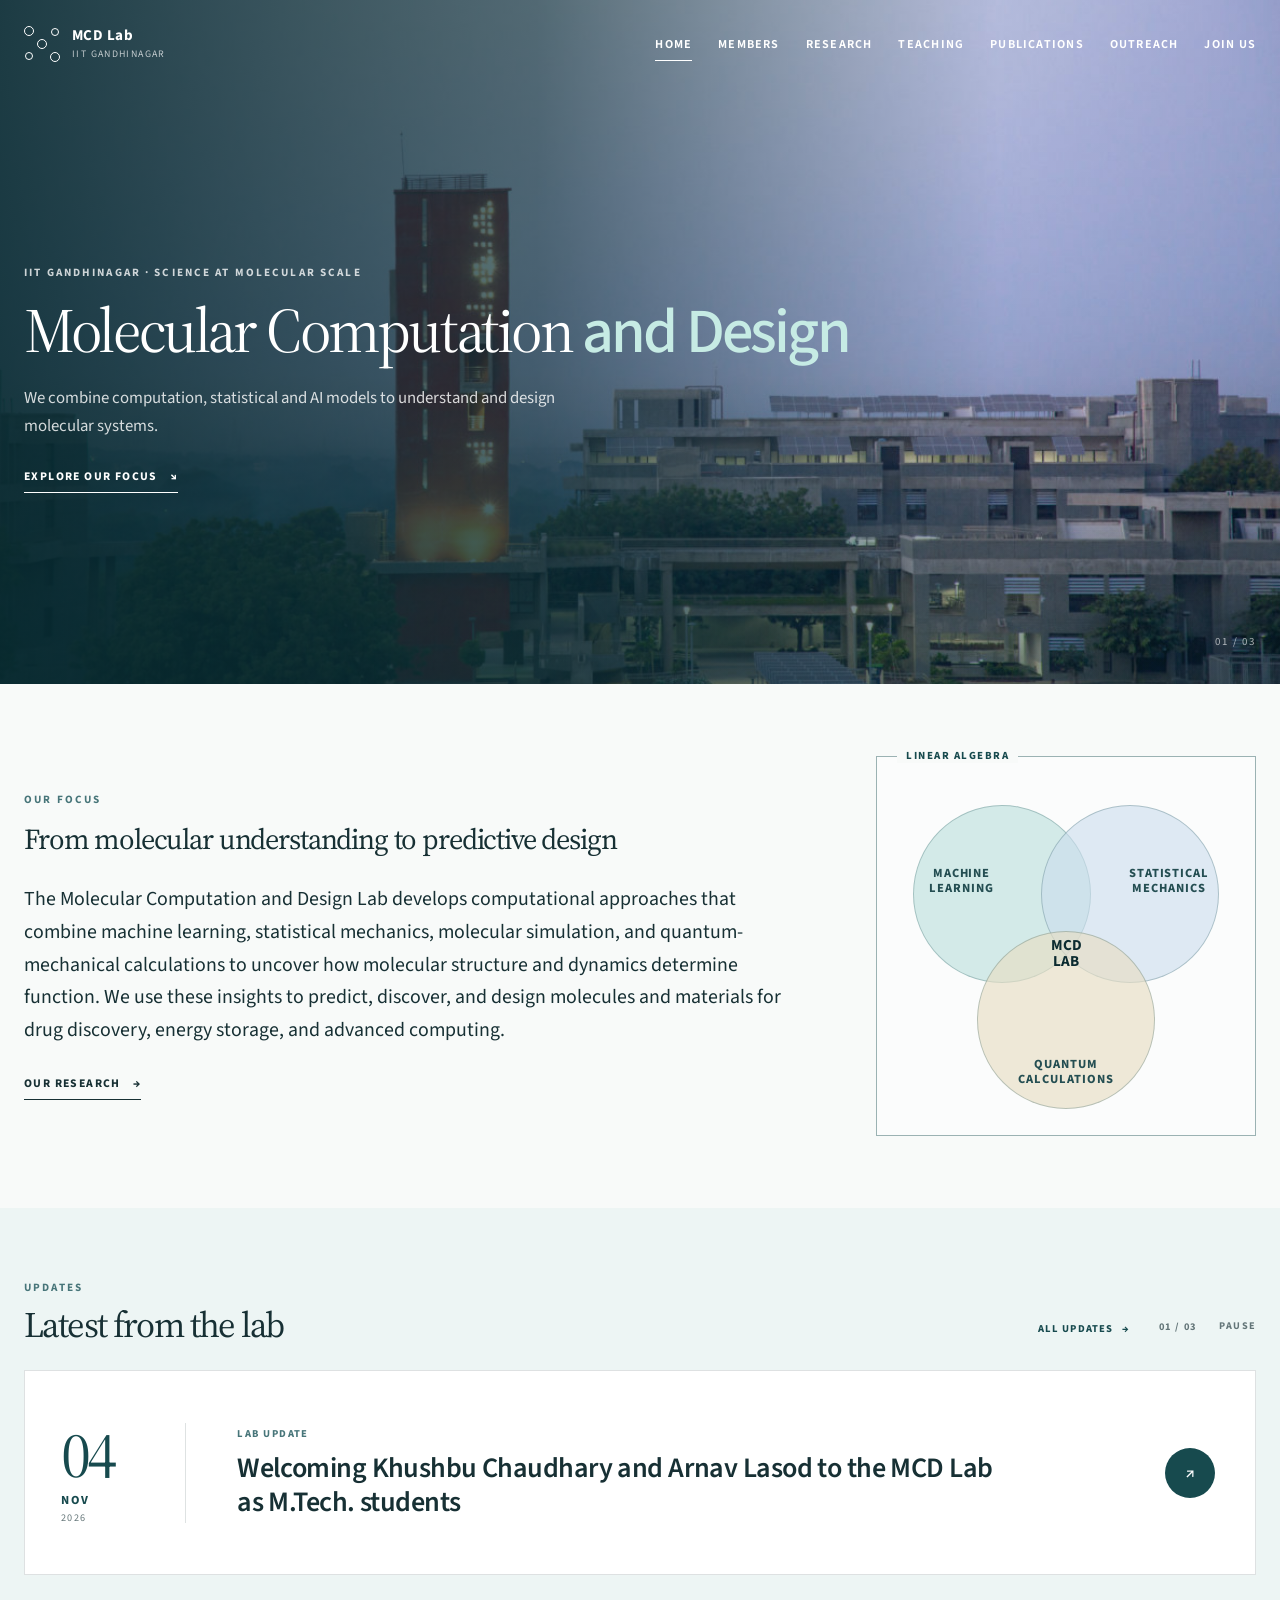
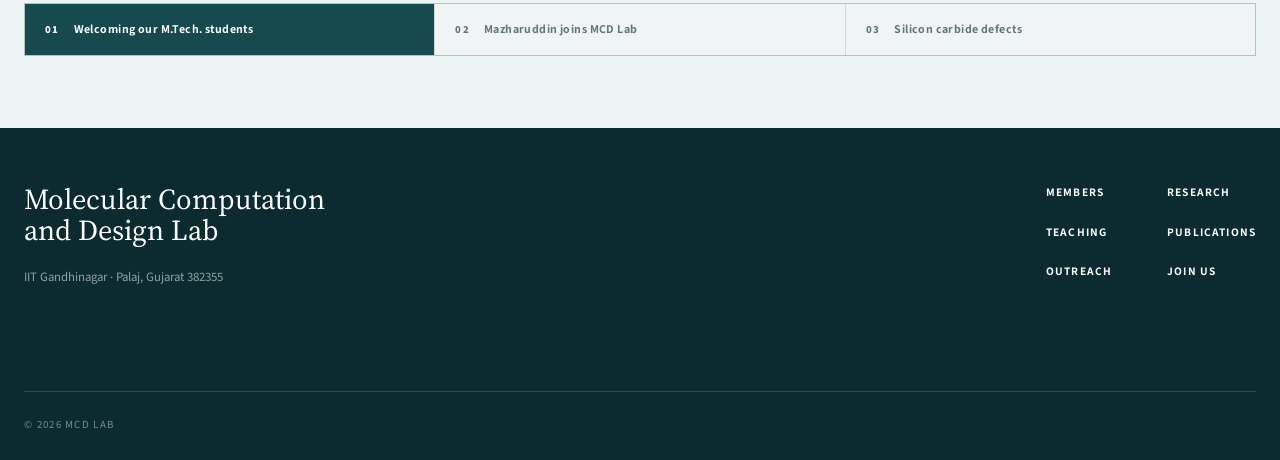
<file: index.html>
<!doctype html>
<html lang="en">
  <head>
    <meta charset="utf-8">
    <meta name="viewport" content="width=device-width, initial-scale=1">
    <meta name="description" content="Molecular Computation and Design Lab at IIT Gandhinagar.">
    <meta name="theme-color" content="#174a4e">
    <title>Molecular Computation and Design Lab | IIT Gandhinagar</title>
    <link rel="icon" href="IITGN_Logo.svg" type="image/svg+xml">
    <link rel="stylesheet" href="styles.css">
    <script src="updates-data.js" defer></script>
    <script src="main.js" defer></script>
  </head>
  <body>
    <a class="skip-link" href="#main-content">Skip to content</a>

    <header class="site-header" data-header>
      <div class="nav-shell">
        <a class="brand" href="index.html" aria-label="Molecular Computation and Design Lab home">
          <span class="brand-mark" aria-hidden="true">
            <span></span><span></span><span></span>
          </span>
          <span class="brand-copy">
            <strong>MCD Lab</strong>
            <small>IIT Gandhinagar</small>
          </span>
        </a>

        <button class="nav-toggle" type="button" aria-expanded="false" aria-controls="primary-navigation">
          <span class="sr-only">Toggle navigation</span>
          <span></span><span></span>
        </button>

        <nav id="primary-navigation" class="primary-nav" aria-label="Primary navigation">
          <a class="active" href="index.html" aria-current="page">Home</a>
          <a href="members.html">Members</a>
          <a href="research.html">Research</a>
          <a href="teaching.html">Teaching</a>
          <a href="publication.html">Publications</a>
          <a href="outreach.html">Outreach</a>
          <a href="join-us.html">Join Us</a>
        </nav>
      </div>
    </header>

    <main id="main-content">
      <section class="hero" aria-labelledby="hero-title">
        <div class="hero-image" role="img" aria-label="Aerial view of the IIT Gandhinagar campus"></div>
        <div class="hero-shade"></div>
        <div class="hero-content page-shell">
          <p class="eyebrow">IIT Gandhinagar · Science at molecular scale</p>
          <h1 id="hero-title">Molecular Computation <em>and Design</em></h1>
          <p class="hero-intro">We combine computation, statistical and AI models to understand and design molecular systems.</p>
          <a class="text-link hero-link" href="#focus">Explore our focus <span aria-hidden="true">↘</span></a>
        </div>
        <div class="hero-index" aria-hidden="true">01 / 03</div>
      </section>

      <section id="focus" class="focus-section section-pad">
        <div class="page-shell focus-layout">
          <div class="focus-grid">
            <div class="focus-copy">
              <p class="kicker">Our focus</p>
              <h2>From molecular understanding to predictive design</h2>
              <p class="lead">The Molecular Computation and Design Lab develops computational approaches that combine machine learning, statistical mechanics, molecular simulation, and quantum-mechanical calculations to uncover how molecular structure and dynamics determine function. We use these insights to predict, discover, and design molecules and materials for drug discovery, energy storage, and advanced computing.</p>
              <a class="text-link" href="research.html">Our research <span aria-hidden="true">→</span></a>
            </div>
            <div class="venn-frame" role="img" aria-label="Linear algebra frames the intersection of machine learning, statistical mechanics, and quantum calculations at the MCD Lab">
              <span class="venn-frame-label">Linear Algebra</span>
              <div class="venn" aria-hidden="true">
                <span class="venn-circle venn-ml"></span>
                <span class="venn-circle venn-sm"></span>
                <span class="venn-circle venn-qc"></span>
                <span class="venn-label venn-label-ml">Machine<br>learning</span>
                <span class="venn-label venn-label-sm">Statistical<br>mechanics</span>
                <span class="venn-label venn-label-qc">Quantum<br>calculations</span>
                <strong class="venn-center">MCD<br>Lab</strong>
              </div>
            </div>
          </div>
        </div>
      </section>

      <section class="news-section section-pad" aria-labelledby="news-title">
        <div class="page-shell news-layout">
          <div class="news-heading">
            <div>
              <p class="kicker">Updates</p>
              <h2 id="news-title">Latest from the lab</h2>
            </div>
            <div class="news-actions">
              <a class="news-all-link" href="updates.html">All updates <span aria-hidden="true">→</span></a>
              <div class="news-controls" hidden>
                <p aria-live="polite"><span data-news-current>00</span> / <span data-news-total>00</span></p>
                <button type="button" data-news-toggle aria-label="Pause automatic news rotation">Pause</button>
              </div>
            </div>
          </div>
          <div class="news-showcase" data-news-showcase></div>
          <div class="news-tabs" role="tablist" aria-label="Latest lab news" data-news-tabs></div>
          <noscript><p class="news-noscript">JavaScript is required for the rotating news display. <a href="updates.html">View all updates</a>.</p></noscript>
        </div>
      </section>

    </main>

    <footer class="site-footer">
      <div class="page-shell footer-grid">
        <div class="footer-brand">
          <strong>Molecular Computation<br>and Design Lab</strong>
          <p>IIT Gandhinagar · Palaj, Gujarat 382355</p>
        </div>
        <nav aria-label="Footer navigation">
          <a href="members.html">Members</a>
          <a href="research.html">Research</a>
          <a href="teaching.html">Teaching</a>
          <a href="publication.html">Publications</a>
          <a href="outreach.html">Outreach</a>
          <a href="join-us.html">Join Us</a>
        </nav>
        <p class="copyright">© <span data-year></span> MCD Lab</p>
      </div>
    </footer>
    <!-- Cloudflare Web Analytics -->
    <script type="module" src="https://static.cloudflareinsights.com/beacon.min.js" data-cf-beacon='{"token":"8c71a18e042b4b4bbbadc3fccdf10bd4"}'></script>
    <!-- End Cloudflare Web Analytics -->
  </body>
</html>
</file>
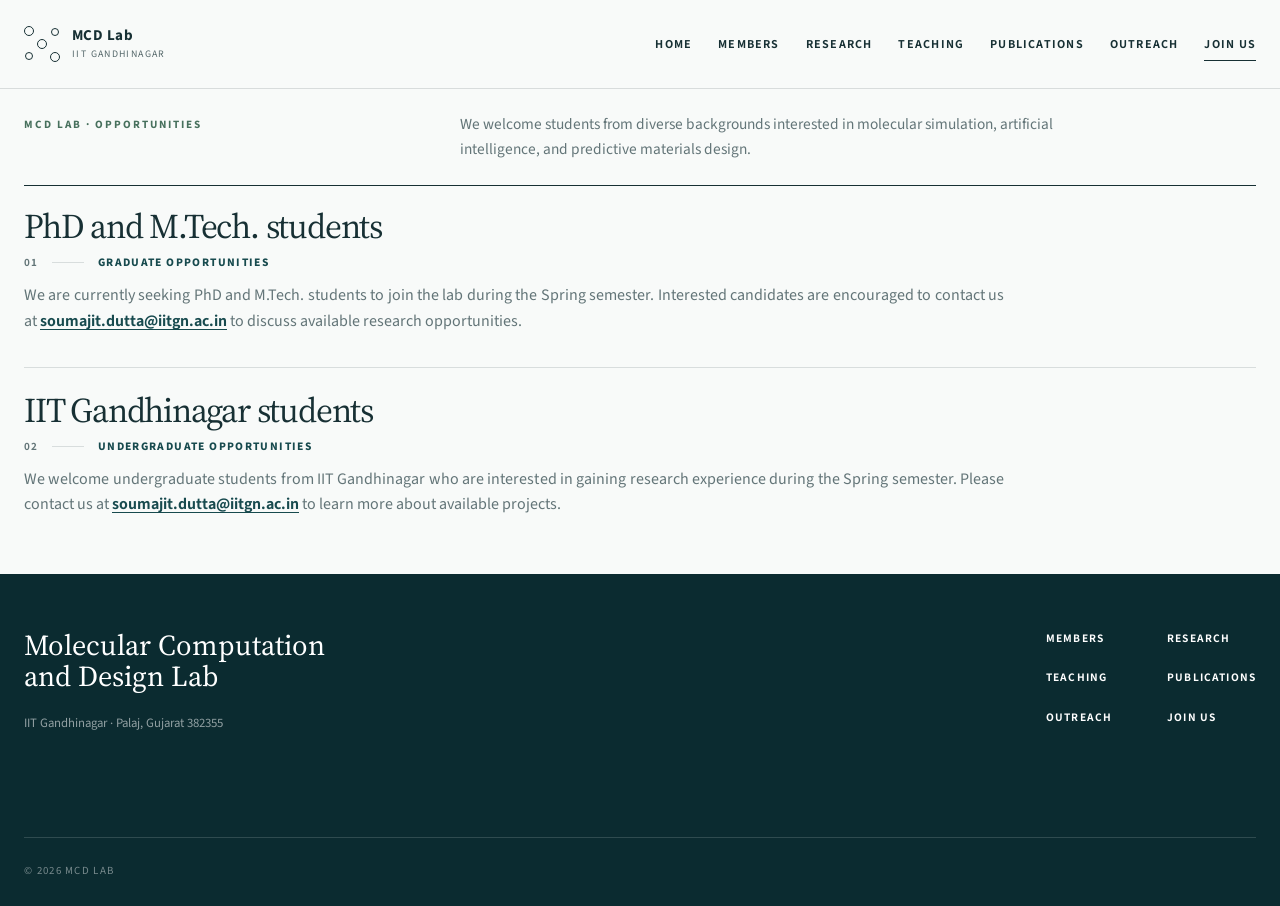
<file: join-us.html>
<!doctype html>
<html lang="en">
  <head>
    <meta charset="utf-8">
    <meta name="viewport" content="width=device-width, initial-scale=1">
    <meta name="description" content="Opportunities to join the Molecular Computation and Design Lab at IIT Gandhinagar.">
    <title>Join Us | MCD Lab</title>
    <link rel="icon" href="IITGN_Logo.svg" type="image/svg+xml">
    <link rel="stylesheet" href="styles.css">
    <script src="main.js" defer></script>
  </head>
  <body class="placeholder-page join-page">
    <a class="skip-link" href="#main-content">Skip to content</a>
    <header class="site-header solid" data-header>
      <div class="nav-shell">
        <a class="brand" href="index.html" aria-label="MCD Lab home"><span class="brand-mark" aria-hidden="true"><span></span><span></span><span></span></span><span class="brand-copy"><strong>MCD Lab</strong><small>IIT Gandhinagar</small></span></a>
        <button class="nav-toggle" type="button" aria-expanded="false" aria-controls="primary-navigation"><span class="sr-only">Toggle navigation</span><span></span><span></span></button>
        <nav id="primary-navigation" class="primary-nav" aria-label="Primary navigation"><a href="index.html">Home</a><a href="members.html">Members</a><a href="research.html">Research</a><a href="teaching.html">Teaching</a><a href="publication.html">Publications</a><a href="outreach.html">Outreach</a><a class="active" aria-current="page" href="join-us.html">Join Us</a></nav>
      </div>
    </header>

    <main id="main-content">
      <section class="join-hero">
        <div class="page-shell join-layout">
          <header class="join-intro">
            <h1 class="placeholder-label">MCD Lab · Opportunities</h1>
            <p class="page-intro-note">We welcome students from diverse backgrounds interested in molecular simulation, artificial intelligence, and predictive materials design.</p>
          </header>

          <div class="opportunity-list" aria-label="Current opportunities">
            <article class="opportunity-card">
              <div class="opportunity-copy">
                <h2>PhD and M.Tech. students</h2>
                <div class="opportunity-kicker">
                  <span class="opportunity-number">01</span>
                  <p class="opportunity-type">Graduate opportunities</p>
                </div>
                <p>We are currently seeking PhD and M.Tech. students to join the lab during the Spring semester. Interested candidates are encouraged to contact us at <a class="contact-link" href="mailto:soumajit.dutta@iitgn.ac.in">soumajit.dutta@iitgn.ac.in</a> to discuss available research opportunities.</p>
              </div>
            </article>

            <article class="opportunity-card">
              <div class="opportunity-copy">
                <h2>IIT Gandhinagar students</h2>
                <div class="opportunity-kicker">
                  <span class="opportunity-number">02</span>
                  <p class="opportunity-type">Undergraduate opportunities</p>
                </div>
                <p>We welcome undergraduate students from IIT Gandhinagar who are interested in gaining research experience during the Spring semester. Please contact us at <a class="contact-link" href="mailto:soumajit.dutta@iitgn.ac.in">soumajit.dutta@iitgn.ac.in</a> to learn more about available projects.</p>
              </div>
            </article>
          </div>
        </div>
      </section>
    </main>

    <footer class="site-footer"><div class="page-shell footer-grid"><div class="footer-brand"><strong>Molecular Computation<br>and Design Lab</strong><p>IIT Gandhinagar · Palaj, Gujarat 382355</p></div><nav aria-label="Footer navigation"><a href="members.html">Members</a><a href="research.html">Research</a><a href="teaching.html">Teaching</a><a href="publication.html">Publications</a><a href="outreach.html">Outreach</a><a href="join-us.html">Join Us</a></nav><p class="copyright">© <span data-year></span> MCD Lab</p></div></footer>
  </body>
</html>
</file>
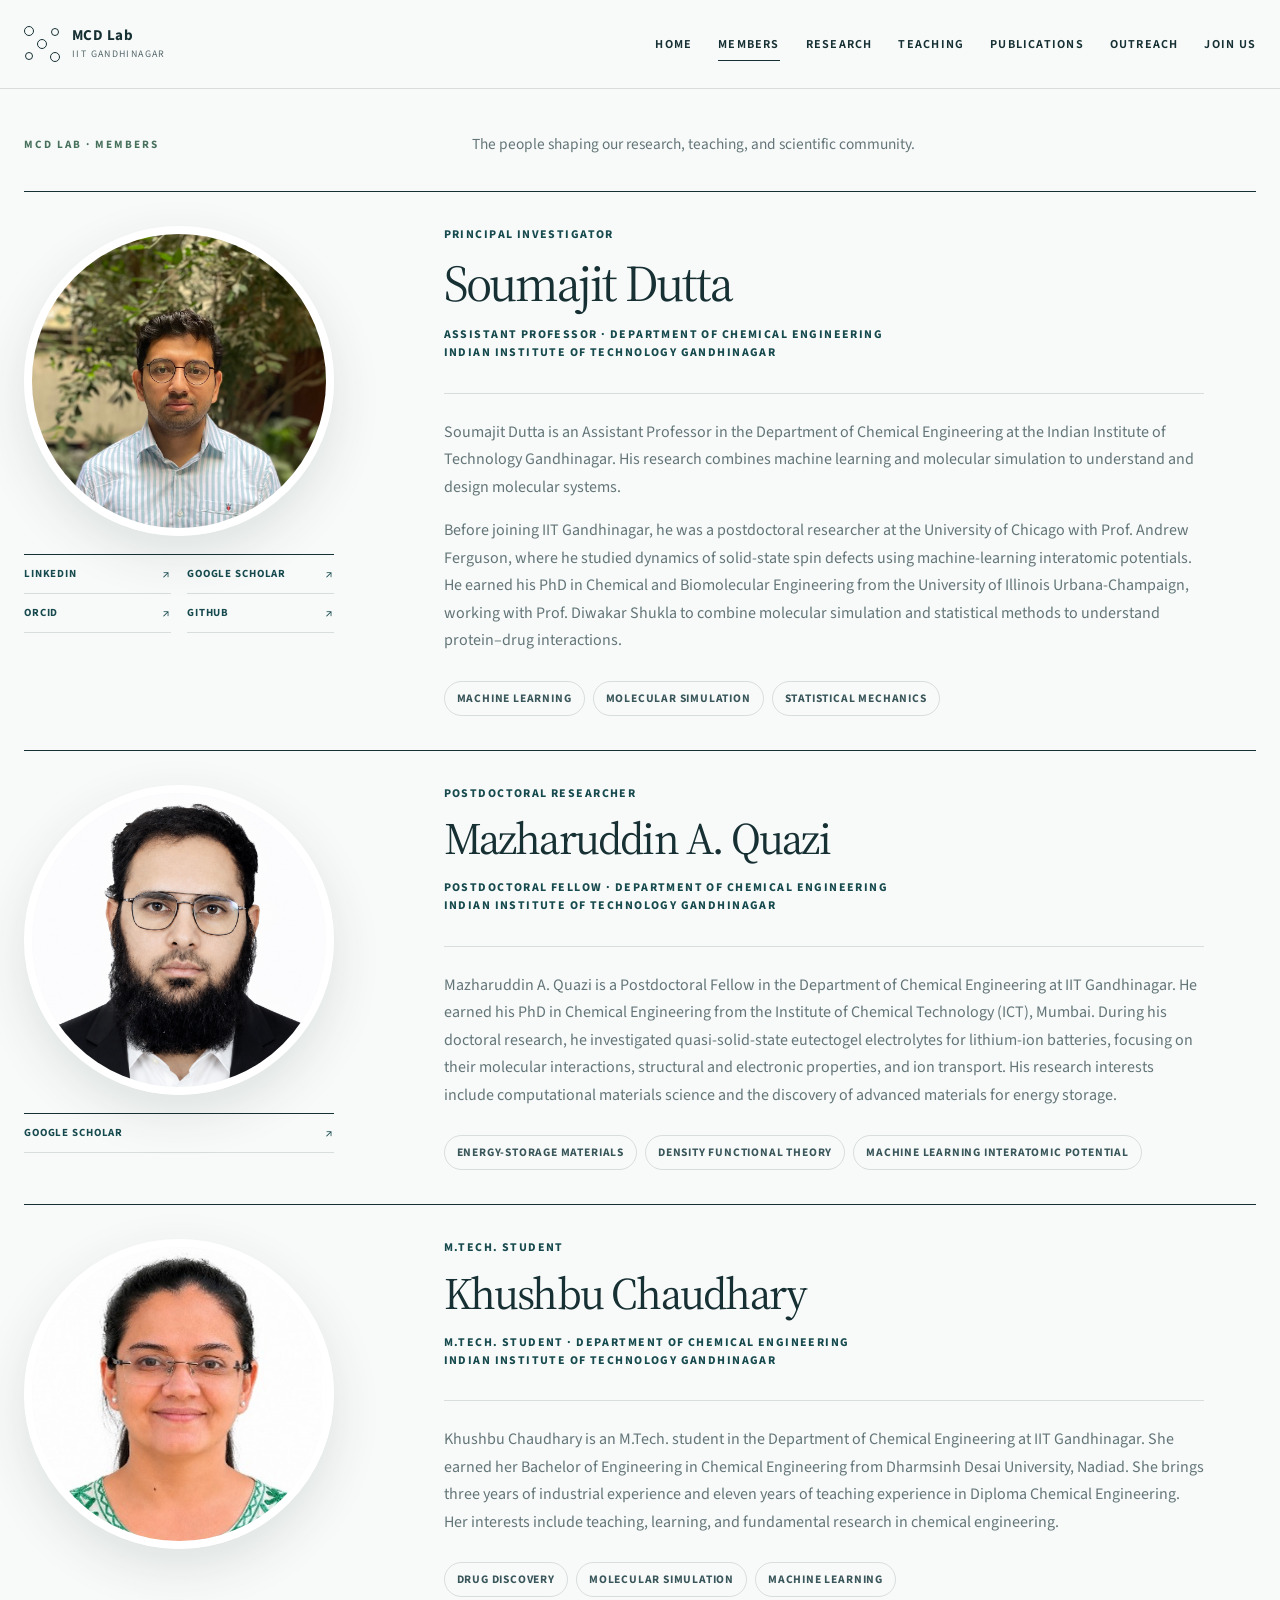
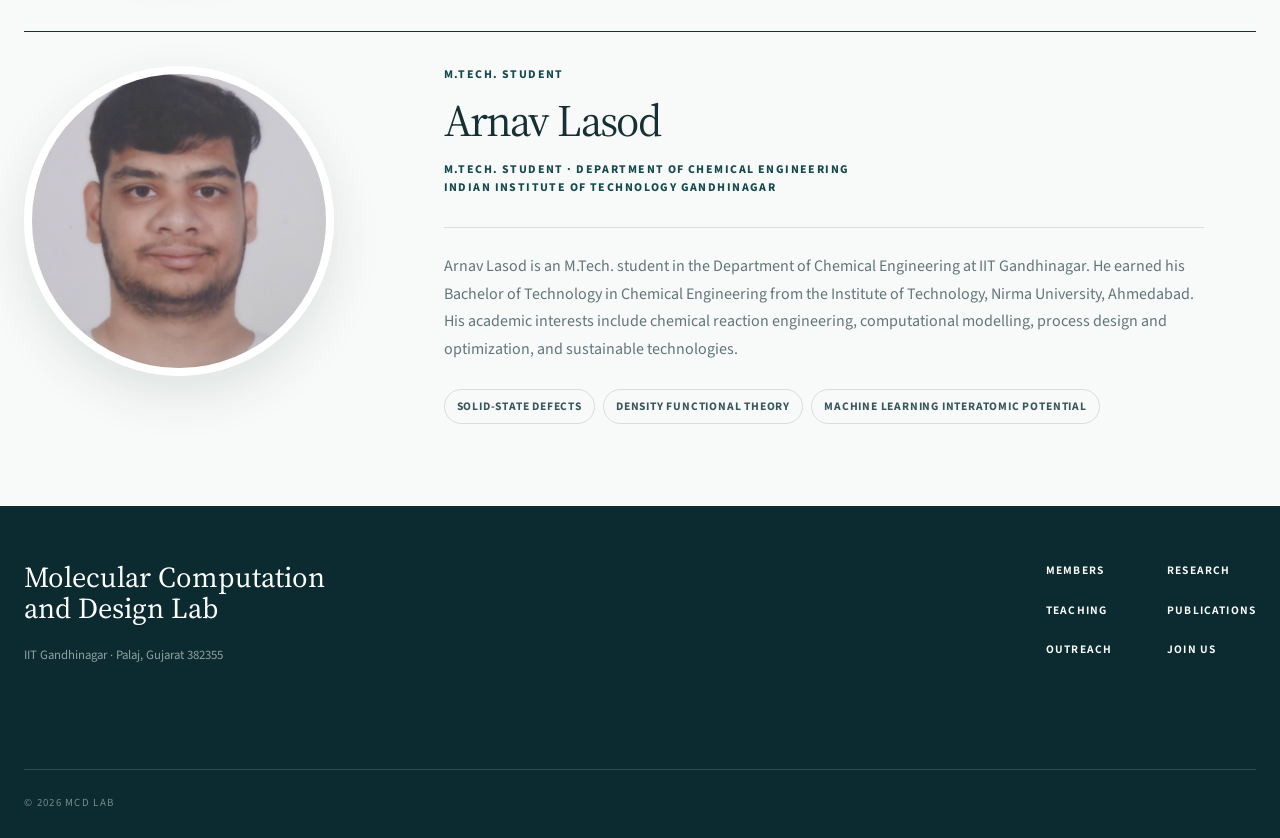
<file: members.html>
<!doctype html>
<html lang="en">
  <head>
    <meta charset="utf-8"><meta name="viewport" content="width=device-width, initial-scale=1">
    <meta name="description" content="Members of the Molecular Computation and Design Lab at IIT Gandhinagar.">
    <title>Members | MCD Lab</title>
    <link rel="icon" href="IITGN_Logo.svg" type="image/svg+xml">
    <link rel="stylesheet" href="styles.css"><script src="main.js" defer></script>
  </head>
  <body class="placeholder-page">
    <a class="skip-link" href="#main-content">Skip to content</a>
    <header class="site-header solid" data-header><div class="nav-shell">
      <a class="brand" href="index.html" aria-label="MCD Lab home"><span class="brand-mark" aria-hidden="true"><span></span><span></span><span></span></span><span class="brand-copy"><strong>MCD Lab</strong><small>IIT Gandhinagar</small></span></a>
      <button class="nav-toggle" type="button" aria-expanded="false" aria-controls="primary-navigation"><span class="sr-only">Toggle navigation</span><span></span><span></span></button>
      <nav id="primary-navigation" class="primary-nav" aria-label="Primary navigation"><a href="index.html">Home</a><a class="active" aria-current="page" href="members.html">Members</a><a href="research.html">Research</a><a href="teaching.html">Teaching</a><a href="publication.html">Publications</a><a href="outreach.html">Outreach</a><a href="join-us.html">Join Us</a></nav>
    </div></header>
    <main id="main-content">
      <section class="members-hero">
        <div class="page-shell members-layout">
          <header class="members-intro">
            <h1 class="placeholder-label">MCD Lab · Members</h1>
            <p class="page-intro-note">The people shaping our research, teaching, and scientific community.</p>
          </header>

          <article class="member-profile">
            <div class="member-media">
              <div class="member-photo">
                <img src="soumajit-dutta.jpg" alt="Soumajit Dutta" width="2099" height="1827" decoding="async">
              </div>
              <nav class="member-links" aria-label="Soumajit Dutta professional profiles">
                <a href="https://www.linkedin.com/in/soumajit-dutta-286032a2/" target="_blank" rel="noopener noreferrer">LinkedIn</a>
                <a href="https://scholar.google.com/citations?user=u-LE1hwAAAAJ&amp;hl=en" target="_blank" rel="noopener noreferrer">Google Scholar</a>
                <a href="https://orcid.org/0000-0003-3951-8088" target="_blank" rel="noopener noreferrer">ORCID</a>
                <a href="https://github.com/soumajit2706" target="_blank" rel="noopener noreferrer">GitHub</a>
              </nav>
            </div>
            <div class="member-copy">
              <p class="member-role">Principal Investigator</p>
              <h2>Soumajit Dutta</h2>
              <p class="member-position">Assistant Professor · Department of Chemical Engineering<br>Indian Institute of Technology Gandhinagar</p>
              <div class="member-bio">
                <p>Soumajit Dutta is an Assistant Professor in the Department of Chemical Engineering at the Indian Institute of Technology Gandhinagar. His research combines machine learning and molecular simulation to understand and design molecular systems.</p>
                <p>Before joining IIT Gandhinagar, he was a postdoctoral researcher at the University of Chicago with Prof. Andrew Ferguson, where he studied dynamics of solid-state spin defects using machine-learning interatomic potentials. He earned his PhD in Chemical and Biomolecular Engineering from the University of Illinois Urbana-Champaign, working with Prof. Diwakar Shukla to combine molecular simulation and statistical methods to understand protein–drug interactions.</p>
              </div>
              <div class="member-focus" aria-label="Research interests">
                <span>Machine learning</span>
                <span>Molecular simulation</span>
                <span>Statistical mechanics</span>
              </div>
            </div>
          </article>

          <article class="member-profile member-profile--secondary">
            <div class="member-media">
              <div class="member-photo">
                <img src="mazharuddin-quazi.png" alt="Mazharuddin A. Quazi" width="1024" height="1535" loading="lazy" decoding="async">
              </div>
              <nav class="member-links member-links--single" aria-label="Mazharuddin A. Quazi professional profiles">
                <a href="https://scholar.google.com/citations?hl=en&amp;user=qcaqM_4AAAAJ&amp;view_op=list_works&amp;sortby=pubdate" target="_blank" rel="noopener noreferrer">Google Scholar</a>
              </nav>
            </div>
            <div class="member-copy">
              <p class="member-role">Postdoctoral Researcher</p>
              <h2>Mazharuddin A. Quazi</h2>
              <p class="member-position">Postdoctoral Fellow · Department of Chemical Engineering<br>Indian Institute of Technology Gandhinagar</p>
              <div class="member-bio">
                <p>Mazharuddin A. Quazi is a Postdoctoral Fellow in the Department of Chemical Engineering at IIT Gandhinagar. He earned his PhD in Chemical Engineering from the Institute of Chemical Technology (ICT), Mumbai. During his doctoral research, he investigated quasi-solid-state eutectogel electrolytes for lithium-ion batteries, focusing on their molecular interactions, structural and electronic properties, and ion transport. His research interests include computational materials science and the discovery of advanced materials for energy storage.</p>
              </div>
              <div class="member-focus" aria-label="Research interests">
                <span>Energy-storage materials</span>
                <span>Density Functional Theory</span>
                <span>Machine Learning Interatomic Potential</span>
              </div>
            </div>
          </article>
          <article class="member-profile member-profile--secondary" id="khushbu-chaudhary">
            <div class="member-media">
              <div class="member-photo">
                <object data="khushbu-chaudhary.jpg" type="image/jpeg" aria-label="Khushbu Chaudhary portrait">
                  <span class="member-photo-placeholder">Photo forthcoming</span>
                </object>
              </div>
            </div>
            <div class="member-copy">
              <p class="member-role">M.Tech. Student</p>
              <h2>Khushbu Chaudhary</h2>
              <p class="member-position">M.Tech. Student · Department of Chemical Engineering<br>Indian Institute of Technology Gandhinagar</p>
              <div class="member-bio">
                <p>Khushbu Chaudhary is an M.Tech. student in the Department of Chemical Engineering at IIT Gandhinagar. She earned her Bachelor of Engineering in Chemical Engineering from Dharmsinh Desai University, Nadiad. She brings three years of industrial experience and eleven years of teaching experience in Diploma Chemical Engineering. Her interests include teaching, learning, and fundamental research in chemical engineering.</p>
              </div>
              <div class="member-focus" aria-label="Research interests">
                <span>Drug Discovery</span>
                <span>Molecular Simulation</span>
                <span>Machine Learning</span>
              </div>
            </div>
          </article>

          <article class="member-profile member-profile--secondary" id="arnav-lasod">
            <div class="member-media">
              <div class="member-photo">
                <object data="arnav-lasod.jpg" type="image/jpeg" aria-label="Arnav Lasod portrait">
                  <span class="member-photo-placeholder">Photo forthcoming</span>
                </object>
              </div>
            </div>
            <div class="member-copy">
              <p class="member-role">M.Tech. Student</p>
              <h2>Arnav Lasod</h2>
              <p class="member-position">M.Tech. Student · Department of Chemical Engineering<br>Indian Institute of Technology Gandhinagar</p>
              <div class="member-bio">
                <p>Arnav Lasod is an M.Tech. student in the Department of Chemical Engineering at IIT Gandhinagar. He earned his Bachelor of Technology in Chemical Engineering from the Institute of Technology, Nirma University, Ahmedabad. His academic interests include chemical reaction engineering, computational modelling, process design and optimization, and sustainable technologies.</p>
              </div>
              <div class="member-focus" aria-label="Research interests">
                <span>Solid-State Defects</span>
                <span>Density Functional Theory</span>
                <span>Machine Learning Interatomic Potential</span>
              </div>
            </div>
          </article>
        </div>
      </section>
    </main>
    <footer class="site-footer"><div class="page-shell footer-grid"><div class="footer-brand"><strong>Molecular Computation<br>and Design Lab</strong><p>IIT Gandhinagar · Palaj, Gujarat 382355</p></div><nav aria-label="Footer navigation"><a href="members.html">Members</a><a href="research.html">Research</a><a href="teaching.html">Teaching</a><a href="publication.html">Publications</a><a href="outreach.html">Outreach</a><a href="join-us.html">Join Us</a></nav><p class="copyright">© <span data-year></span> MCD Lab</p></div></footer>
  </body>
</html>
</file>
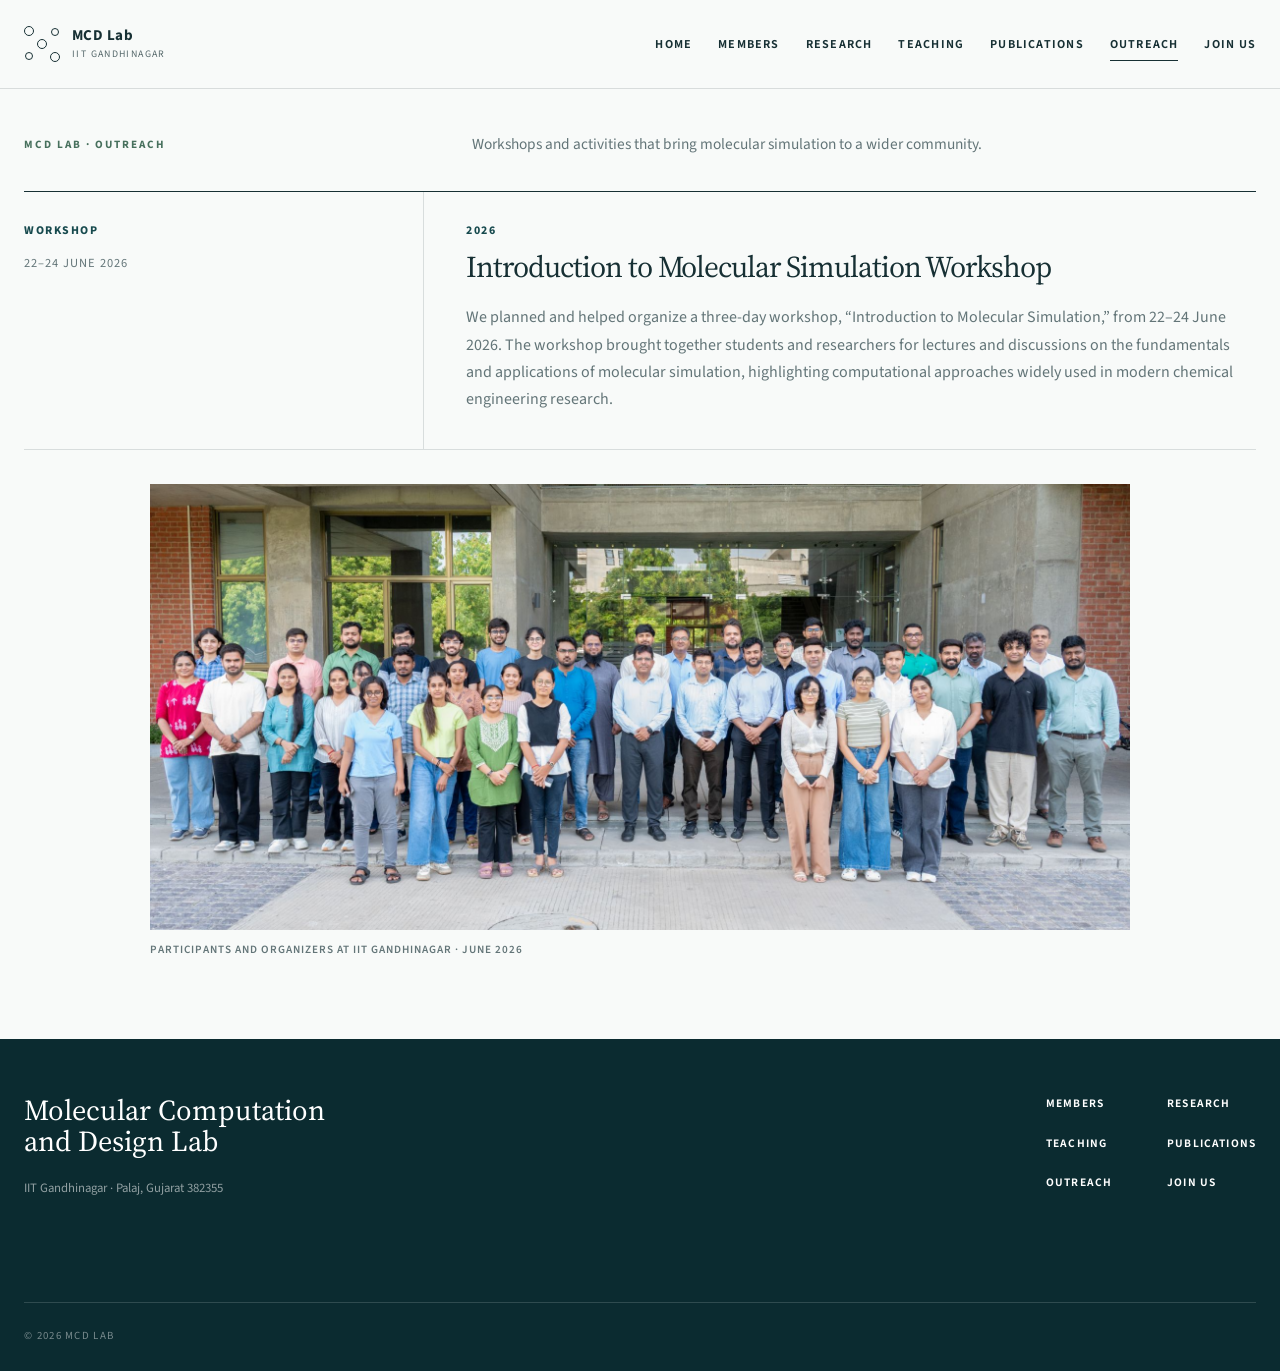
<file: outreach.html>
<!doctype html>
<html lang="en">
  <head>
    <meta charset="utf-8"><meta name="viewport" content="width=device-width, initial-scale=1">
    <meta name="description" content="Outreach by the Molecular Computation and Design Lab at IIT Gandhinagar.">
    <title>Outreach | MCD Lab</title>
    <link rel="icon" href="IITGN_Logo.svg" type="image/svg+xml">
    <link rel="stylesheet" href="styles.css"><script src="main.js" defer></script>
  </head>
  <body class="placeholder-page">
    <a class="skip-link" href="#main-content">Skip to content</a>
    <header class="site-header solid" data-header><div class="nav-shell">
      <a class="brand" href="index.html" aria-label="MCD Lab home"><span class="brand-mark" aria-hidden="true"><span></span><span></span><span></span></span><span class="brand-copy"><strong>MCD Lab</strong><small>IIT Gandhinagar</small></span></a>
      <button class="nav-toggle" type="button" aria-expanded="false" aria-controls="primary-navigation"><span class="sr-only">Toggle navigation</span><span></span><span></span></button>
      <nav id="primary-navigation" class="primary-nav" aria-label="Primary navigation"><a href="index.html">Home</a><a href="members.html">Members</a><a href="research.html">Research</a><a href="teaching.html">Teaching</a><a href="publication.html">Publications</a><a class="active" aria-current="page" href="outreach.html">Outreach</a><a href="join-us.html">Join Us</a></nav>
    </div></header>
    <main id="main-content">
      <section class="outreach-hero">
        <div class="page-shell outreach-layout">
          <header class="outreach-intro">
            <h1 class="placeholder-label">MCD Lab · Outreach</h1>
            <p class="page-intro-note">Workshops and activities that bring molecular simulation to a wider community.</p>
          </header>

          <article class="outreach-feature">
            <div class="outreach-feature-heading">
              <div class="outreach-meta">
                <p>Workshop</p>
                <time datetime="2026-06-22">22–24 June 2026</time>
              </div>
              <div class="outreach-copy">
                <p class="outreach-year">2026</p>
                <h2>Introduction to Molecular Simulation Workshop</h2>
                <p>We planned and helped organize a three-day workshop, “Introduction to Molecular Simulation,” from 22–24 June 2026. The workshop brought together students and researchers for lectures and discussions on the fundamentals and applications of molecular simulation, highlighting computational approaches widely used in modern chemical engineering research.</p>
              </div>
            </div>

            <figure class="outreach-photo">
              <img src="molecular-simulation-workshop-2026.png" alt="Participants of the Introduction to Molecular Simulation Workshop 2026 at IIT Gandhinagar" width="1994" height="908" loading="lazy" decoding="async">
              <figcaption>Participants and organizers at IIT Gandhinagar · June 2026</figcaption>
            </figure>
          </article>
        </div>
      </section>
    </main>
    <footer class="site-footer"><div class="page-shell footer-grid"><div class="footer-brand"><strong>Molecular Computation<br>and Design Lab</strong><p>IIT Gandhinagar · Palaj, Gujarat 382355</p></div><nav aria-label="Footer navigation"><a href="members.html">Members</a><a href="research.html">Research</a><a href="teaching.html">Teaching</a><a href="publication.html">Publications</a><a href="outreach.html">Outreach</a><a href="join-us.html">Join Us</a></nav><p class="copyright">© <span data-year></span> MCD Lab</p></div></footer>
  </body>
</html>
</file>
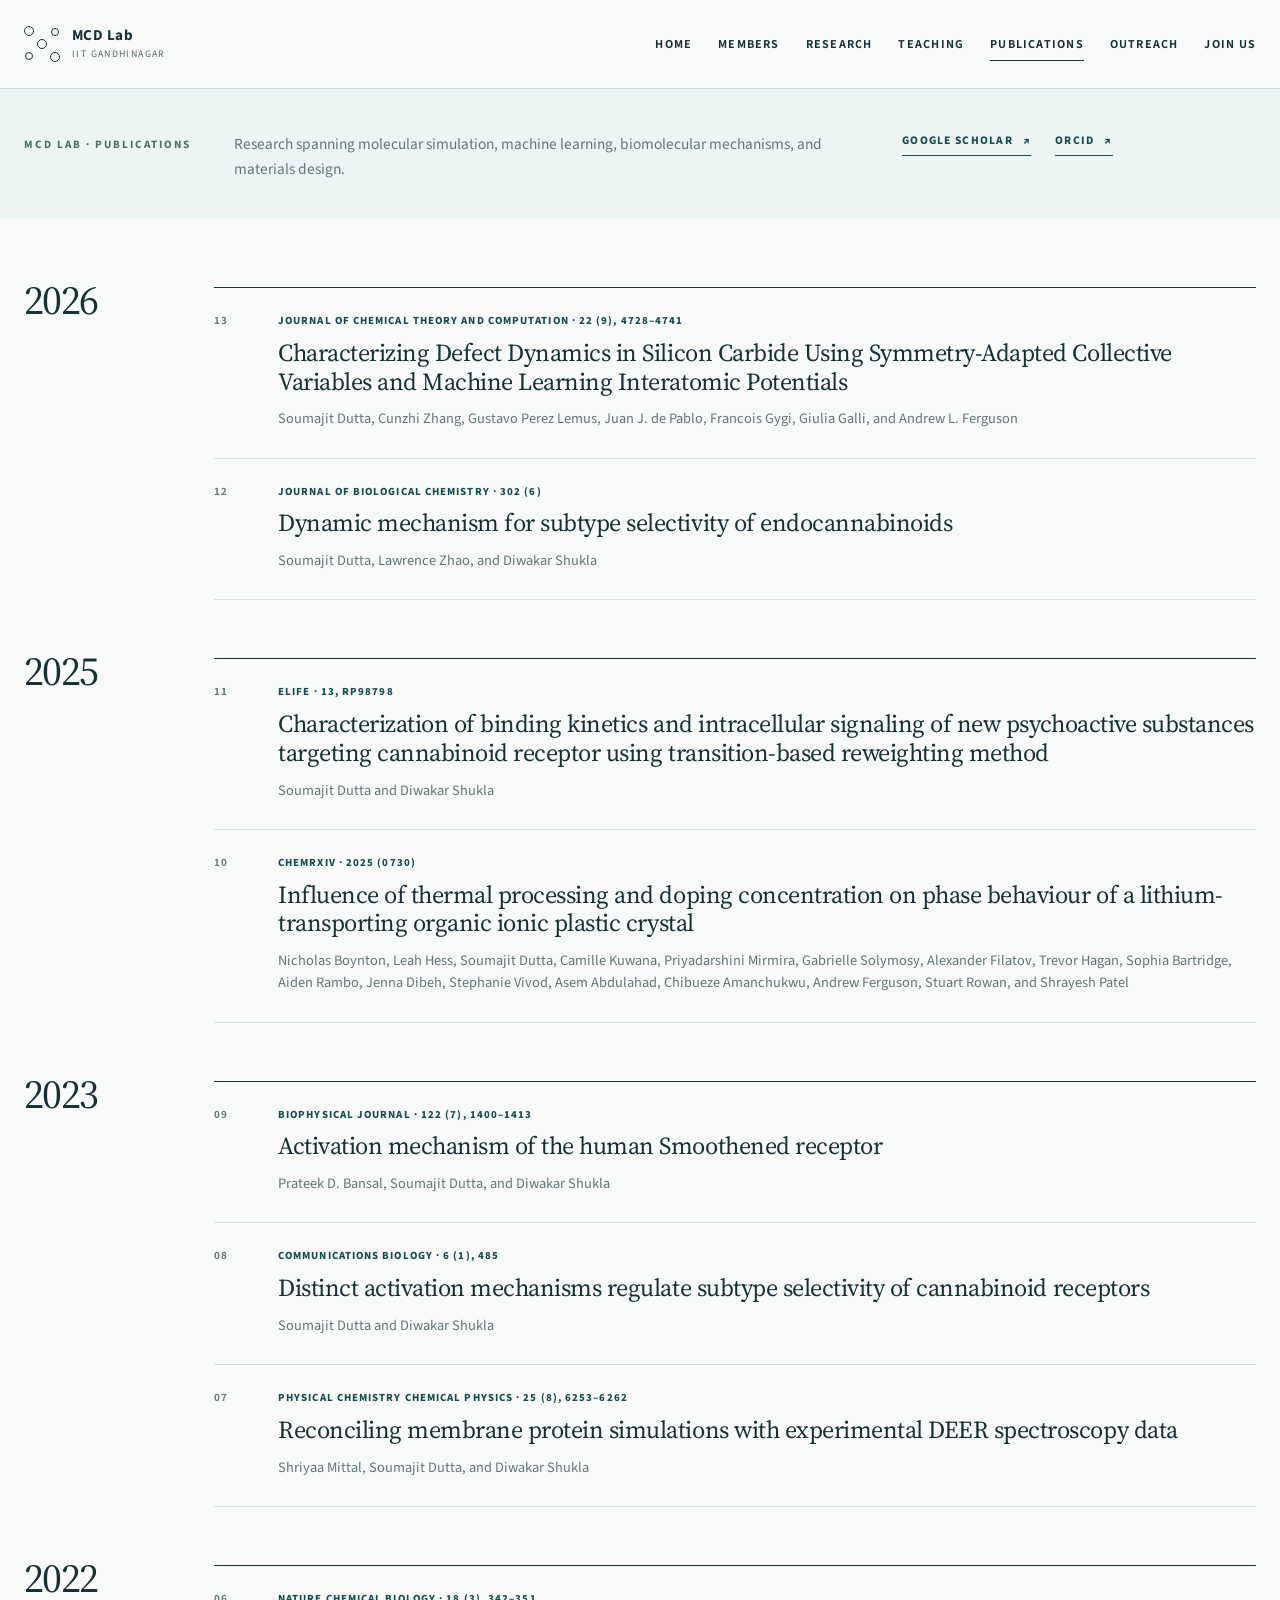
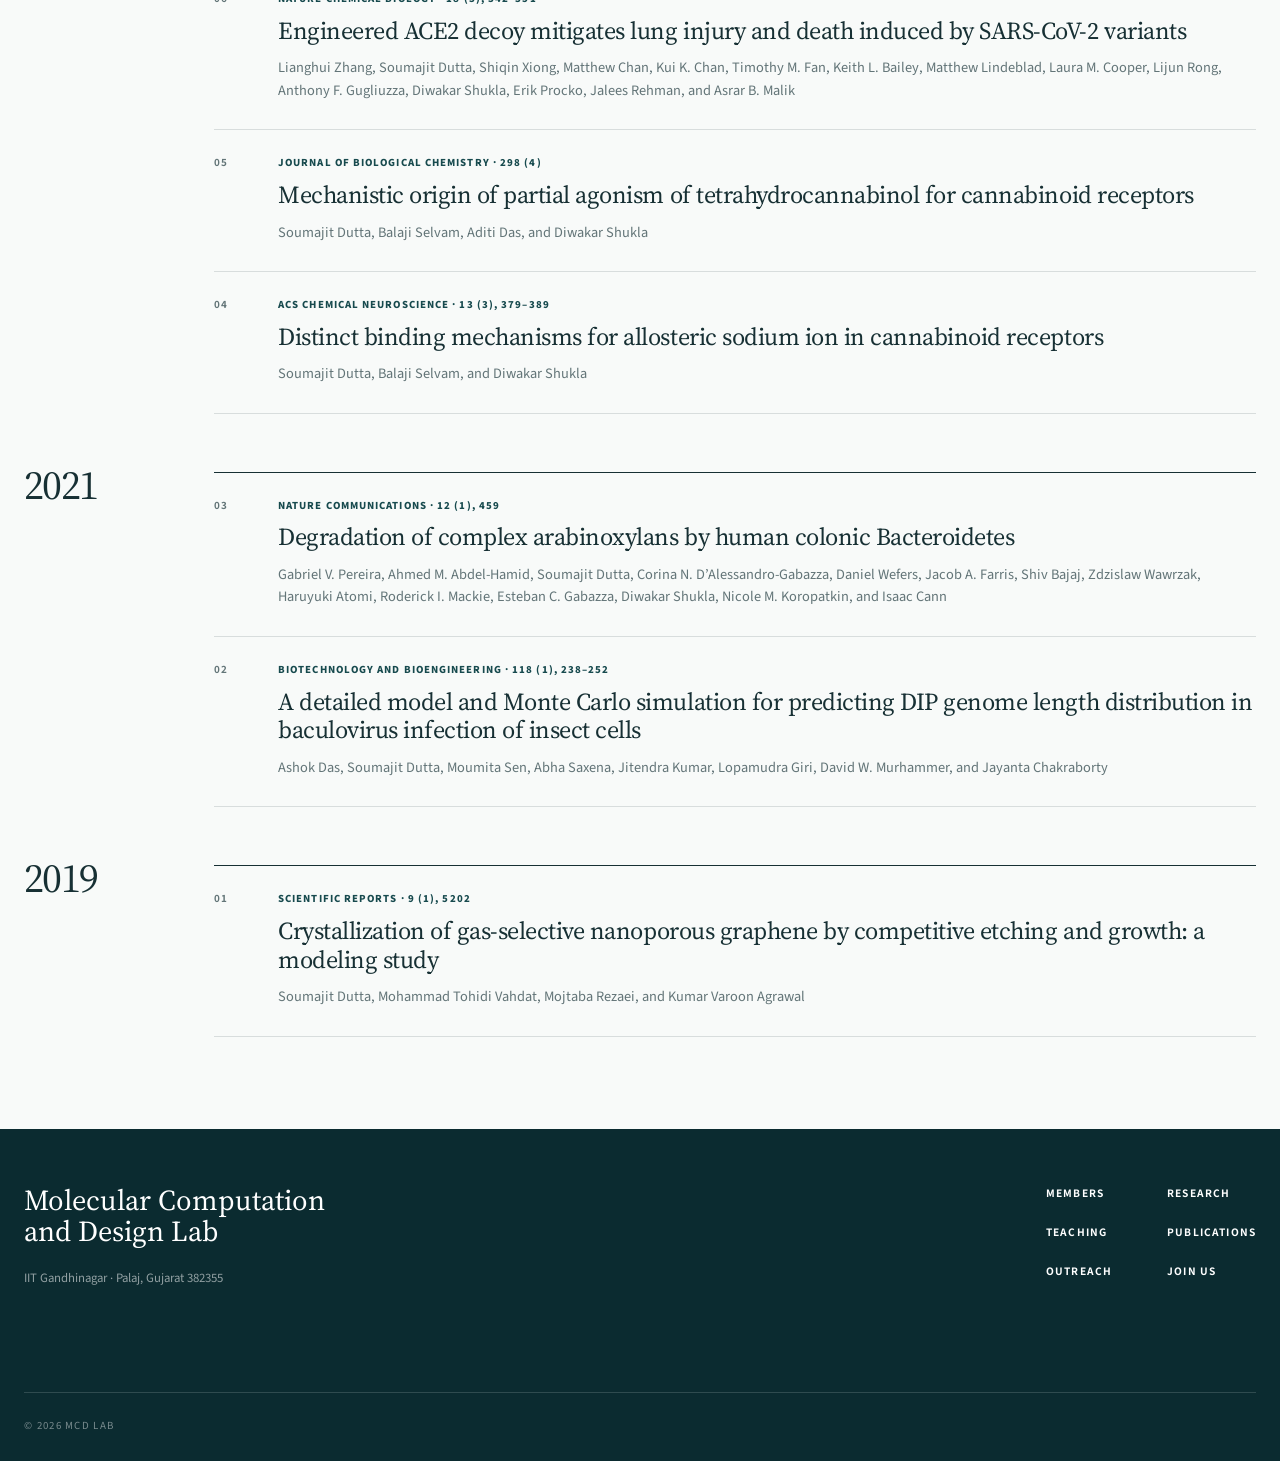
<file: publication.html>
<!doctype html>
<html lang="en">
  <head>
    <meta charset="utf-8">
    <meta name="viewport" content="width=device-width, initial-scale=1">
    <meta name="description" content="Publications from the Molecular Computation and Design Lab at IIT Gandhinagar.">
    <title>Publications | MCD Lab</title>
    <link rel="icon" href="IITGN_Logo.svg" type="image/svg+xml">
    <link rel="stylesheet" href="styles.css">
    <script src="main.js" defer></script>
  </head>
  <body class="publication-page">
    <a class="skip-link" href="#main-content">Skip to content</a>
    <header class="site-header solid" data-header>
      <div class="nav-shell">
        <a class="brand" href="index.html" aria-label="MCD Lab home"><span class="brand-mark" aria-hidden="true"><span></span><span></span><span></span></span><span class="brand-copy"><strong>MCD Lab</strong><small>IIT Gandhinagar</small></span></a>
        <button class="nav-toggle" type="button" aria-expanded="false" aria-controls="primary-navigation"><span class="sr-only">Toggle navigation</span><span></span><span></span></button>
        <nav id="primary-navigation" class="primary-nav" aria-label="Primary navigation"><a href="index.html">Home</a><a href="members.html">Members</a><a href="research.html">Research</a><a href="teaching.html">Teaching</a><a class="active" aria-current="page" href="publication.html">Publications</a><a href="outreach.html">Outreach</a><a href="join-us.html">Join Us</a></nav>
      </div>
    </header>

    <main id="main-content">
      <section class="publication-hero">
        <div class="page-shell publication-heading">
          <h1 class="placeholder-label">MCD Lab · Publications</h1>
          <div class="publication-intro">
            <p class="page-intro-note">Research spanning molecular simulation, machine learning, biomolecular mechanisms, and materials design.</p>
            <div>
              <div class="profile-links">
                <a class="scholar-link" href="https://scholar.google.com/citations?user=u-LE1hwAAAAJ&amp;hl=en" target="_blank" rel="noopener noreferrer">Google Scholar <span aria-hidden="true">↗</span></a>
                <a class="scholar-link" href="https://orcid.org/my-orcid?orcid=0000-0003-3951-8088" target="_blank" rel="noopener noreferrer">ORCID <span aria-hidden="true">↗</span></a>
              </div>
            </div>
          </div>
        </div>
      </section>

      <section class="publication-section" aria-label="Publication list">
        <div class="page-shell">
          <section class="publication-year" aria-labelledby="publications-2026"><h2 id="publications-2026">2026</h2><ol class="publication-list">
            <li><article class="publication-item"><span class="publication-number">13</span><div><p class="publication-venue">Journal of Chemical Theory and Computation · 22 (9), 4728–4741</p><h3><a href="https://scholar.google.com/citations?view_op=view_citation&amp;hl=en&amp;user=u-LE1hwAAAAJ&amp;citation_for_view=u-LE1hwAAAAJ:YOwf2qJgpHMC" target="_blank" rel="noopener noreferrer">Characterizing Defect Dynamics in Silicon Carbide Using Symmetry-Adapted Collective Variables and Machine Learning Interatomic Potentials</a></h3><p class="publication-authors">Soumajit Dutta, Cunzhi Zhang, Gustavo Perez Lemus, Juan J. de Pablo, Francois Gygi, Giulia Galli, and Andrew L. Ferguson</p></div></article></li>
            <li><article class="publication-item"><span class="publication-number">12</span><div><p class="publication-venue">Journal of Biological Chemistry · 302 (6)</p><h3><a href="https://scholar.google.com/citations?view_op=view_citation&amp;hl=en&amp;user=u-LE1hwAAAAJ&amp;citation_for_view=u-LE1hwAAAAJ:hqOjcs7Dif8C" target="_blank" rel="noopener noreferrer">Dynamic mechanism for subtype selectivity of endocannabinoids</a></h3><p class="publication-authors">Soumajit Dutta, Lawrence Zhao, and Diwakar Shukla</p></div></article></li>
          </ol></section>

          <section class="publication-year" aria-labelledby="publications-2025"><h2 id="publications-2025">2025</h2><ol class="publication-list">
            <li><article class="publication-item"><span class="publication-number">11</span><div><p class="publication-venue">eLife · 13, RP98798</p><h3><a href="https://scholar.google.com/citations?view_op=view_citation&amp;hl=en&amp;user=u-LE1hwAAAAJ&amp;citation_for_view=u-LE1hwAAAAJ:_kc_bZDykSQC" target="_blank" rel="noopener noreferrer">Characterization of binding kinetics and intracellular signaling of new psychoactive substances targeting cannabinoid receptor using transition-based reweighting method</a></h3><p class="publication-authors">Soumajit Dutta and Diwakar Shukla</p></div></article></li>
            <li><article class="publication-item"><span class="publication-number">10</span><div><p class="publication-venue">ChemRxiv · 2025 (0730)</p><h3><a href="https://scholar.google.com/citations?view_op=view_citation&amp;hl=en&amp;user=u-LE1hwAAAAJ&amp;citation_for_view=u-LE1hwAAAAJ:3fE2CSJIrl8C" target="_blank" rel="noopener noreferrer">Influence of thermal processing and doping concentration on phase behaviour of a lithium-transporting organic ionic plastic crystal</a></h3><p class="publication-authors">Nicholas Boynton, Leah Hess, Soumajit Dutta, Camille Kuwana, Priyadarshini Mirmira, Gabrielle Solymosy, Alexander Filatov, Trevor Hagan, Sophia Bartridge, Aiden Rambo, Jenna Dibeh, Stephanie Vivod, Asem Abdulahad, Chibueze Amanchukwu, Andrew Ferguson, Stuart Rowan, and Shrayesh Patel</p></div></article></li>
          </ol></section>

          <section class="publication-year" aria-labelledby="publications-2023"><h2 id="publications-2023">2023</h2><ol class="publication-list">
            <li><article class="publication-item"><span class="publication-number">09</span><div><p class="publication-venue">Biophysical Journal · 122 (7), 1400–1413</p><h3><a href="https://scholar.google.com/citations?view_op=view_citation&amp;hl=en&amp;user=u-LE1hwAAAAJ&amp;citation_for_view=u-LE1hwAAAAJ:W7OEmFMy1HYC" target="_blank" rel="noopener noreferrer">Activation mechanism of the human Smoothened receptor</a></h3><p class="publication-authors">Prateek D. Bansal, Soumajit Dutta, and Diwakar Shukla</p></div></article></li>
            <li><article class="publication-item"><span class="publication-number">08</span><div><p class="publication-venue">Communications Biology · 6 (1), 485</p><h3><a href="https://scholar.google.com/citations?view_op=view_citation&amp;hl=en&amp;user=u-LE1hwAAAAJ&amp;citation_for_view=u-LE1hwAAAAJ:eQOLeE2rZwMC" target="_blank" rel="noopener noreferrer">Distinct activation mechanisms regulate subtype selectivity of cannabinoid receptors</a></h3><p class="publication-authors">Soumajit Dutta and Diwakar Shukla</p></div></article></li>
            <li><article class="publication-item"><span class="publication-number">07</span><div><p class="publication-venue">Physical Chemistry Chemical Physics · 25 (8), 6253–6262</p><h3><a href="https://scholar.google.com/citations?view_op=view_citation&amp;hl=en&amp;user=u-LE1hwAAAAJ&amp;citation_for_view=u-LE1hwAAAAJ:WF5omc3nYNoC" target="_blank" rel="noopener noreferrer">Reconciling membrane protein simulations with experimental DEER spectroscopy data</a></h3><p class="publication-authors">Shriyaa Mittal, Soumajit Dutta, and Diwakar Shukla</p></div></article></li>
          </ol></section>

          <section class="publication-year" aria-labelledby="publications-2022"><h2 id="publications-2022">2022</h2><ol class="publication-list">
            <li><article class="publication-item"><span class="publication-number">06</span><div><p class="publication-venue">Nature Chemical Biology · 18 (3), 342–351</p><h3><a href="https://scholar.google.com/citations?view_op=view_citation&amp;hl=en&amp;user=u-LE1hwAAAAJ&amp;citation_for_view=u-LE1hwAAAAJ:zYLM7Y9cAGgC" target="_blank" rel="noopener noreferrer">Engineered ACE2 decoy mitigates lung injury and death induced by SARS-CoV-2 variants</a></h3><p class="publication-authors">Lianghui Zhang, Soumajit Dutta, Shiqin Xiong, Matthew Chan, Kui K. Chan, Timothy M. Fan, Keith L. Bailey, Matthew Lindeblad, Laura M. Cooper, Lijun Rong, Anthony F. Gugliuzza, Diwakar Shukla, Erik Procko, Jalees Rehman, and Asrar B. Malik</p></div></article></li>
            <li><article class="publication-item"><span class="publication-number">05</span><div><p class="publication-venue">Journal of Biological Chemistry · 298 (4)</p><h3><a href="https://scholar.google.com/citations?view_op=view_citation&amp;hl=en&amp;user=u-LE1hwAAAAJ&amp;citation_for_view=u-LE1hwAAAAJ:Y0pCki6q_DkC" target="_blank" rel="noopener noreferrer">Mechanistic origin of partial agonism of tetrahydrocannabinol for cannabinoid receptors</a></h3><p class="publication-authors">Soumajit Dutta, Balaji Selvam, Aditi Das, and Diwakar Shukla</p></div></article></li>
            <li><article class="publication-item"><span class="publication-number">04</span><div><p class="publication-venue">ACS Chemical Neuroscience · 13 (3), 379–389</p><h3><a href="https://scholar.google.com/citations?view_op=view_citation&amp;hl=en&amp;user=u-LE1hwAAAAJ&amp;citation_for_view=u-LE1hwAAAAJ:qjMakFHDy7sC" target="_blank" rel="noopener noreferrer">Distinct binding mechanisms for allosteric sodium ion in cannabinoid receptors</a></h3><p class="publication-authors">Soumajit Dutta, Balaji Selvam, and Diwakar Shukla</p></div></article></li>
          </ol></section>

          <section class="publication-year" aria-labelledby="publications-2021"><h2 id="publications-2021">2021</h2><ol class="publication-list">
            <li><article class="publication-item"><span class="publication-number">03</span><div><p class="publication-venue">Nature Communications · 12 (1), 459</p><h3><a href="https://scholar.google.com/citations?view_op=view_citation&amp;hl=en&amp;user=u-LE1hwAAAAJ&amp;citation_for_view=u-LE1hwAAAAJ:9yKSN-GCB0IC" target="_blank" rel="noopener noreferrer">Degradation of complex arabinoxylans by human colonic Bacteroidetes</a></h3><p class="publication-authors">Gabriel V. Pereira, Ahmed M. Abdel-Hamid, Soumajit Dutta, Corina N. D’Alessandro-Gabazza, Daniel Wefers, Jacob A. Farris, Shiv Bajaj, Zdzislaw Wawrzak, Haruyuki Atomi, Roderick I. Mackie, Esteban C. Gabazza, Diwakar Shukla, Nicole M. Koropatkin, and Isaac Cann</p></div></article></li>
            <li><article class="publication-item"><span class="publication-number">02</span><div><p class="publication-venue">Biotechnology and Bioengineering · 118 (1), 238–252</p><h3><a href="https://scholar.google.com/citations?view_op=view_citation&amp;hl=en&amp;user=u-LE1hwAAAAJ&amp;citation_for_view=u-LE1hwAAAAJ:d1gkVwhDpl0C" target="_blank" rel="noopener noreferrer">A detailed model and Monte Carlo simulation for predicting DIP genome length distribution in baculovirus infection of insect cells</a></h3><p class="publication-authors">Ashok Das, Soumajit Dutta, Moumita Sen, Abha Saxena, Jitendra Kumar, Lopamudra Giri, David W. Murhammer, and Jayanta Chakraborty</p></div></article></li>
          </ol></section>

          <section class="publication-year" aria-labelledby="publications-2019"><h2 id="publications-2019">2019</h2><ol class="publication-list">
            <li><article class="publication-item"><span class="publication-number">01</span><div><p class="publication-venue">Scientific Reports · 9 (1), 5202</p><h3><a href="https://scholar.google.com/citations?view_op=view_citation&amp;hl=en&amp;user=u-LE1hwAAAAJ&amp;citation_for_view=u-LE1hwAAAAJ:u-x6o8ySG0sC" target="_blank" rel="noopener noreferrer">Crystallization of gas-selective nanoporous graphene by competitive etching and growth: a modeling study</a></h3><p class="publication-authors">Soumajit Dutta, Mohammad Tohidi Vahdat, Mojtaba Rezaei, and Kumar Varoon Agrawal</p></div></article></li>
          </ol></section>
        </div>
      </section>
    </main>

    <footer class="site-footer"><div class="page-shell footer-grid"><div class="footer-brand"><strong>Molecular Computation<br>and Design Lab</strong><p>IIT Gandhinagar · Palaj, Gujarat 382355</p></div><nav aria-label="Footer navigation"><a href="members.html">Members</a><a href="research.html">Research</a><a href="teaching.html">Teaching</a><a href="publication.html">Publications</a><a href="outreach.html">Outreach</a><a href="join-us.html">Join Us</a></nav><p class="copyright">© <span data-year></span> MCD Lab</p></div></footer>
  </body>
</html>
</file>
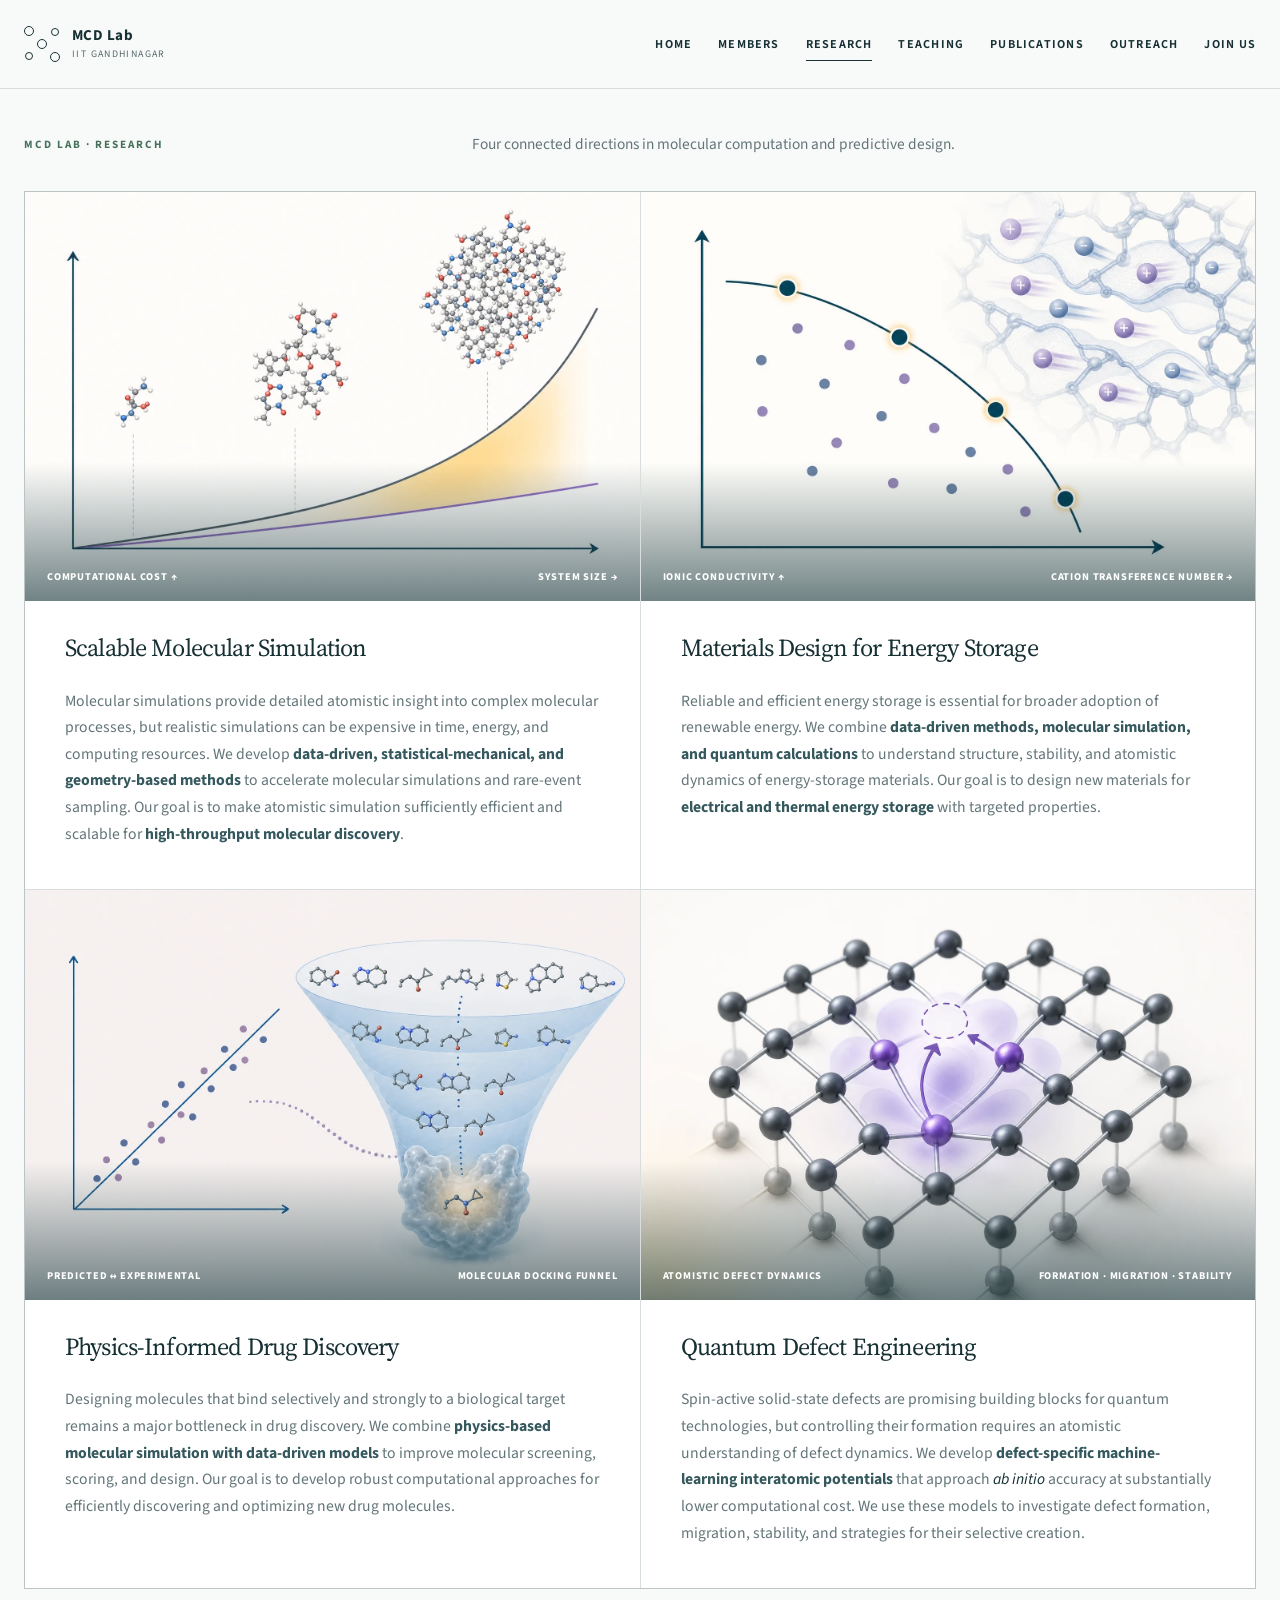
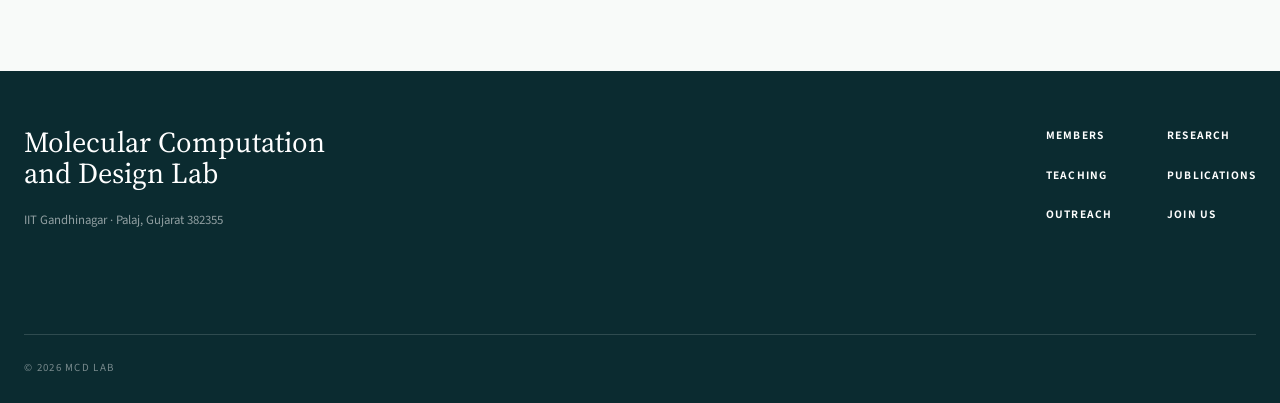
<file: research.html>
<!doctype html>
<html lang="en">
  <head>
    <meta charset="utf-8"><meta name="viewport" content="width=device-width, initial-scale=1">
    <meta name="description" content="Research at the Molecular Computation and Design Lab at IIT Gandhinagar.">
    <title>Research | MCD Lab</title>
    <link rel="icon" href="IITGN_Logo.svg" type="image/svg+xml">
    <link rel="stylesheet" href="styles.css"><script src="main.js" defer></script>
  </head>
  <body class="placeholder-page">
    <a class="skip-link" href="#main-content">Skip to content</a>
    <header class="site-header solid" data-header><div class="nav-shell">
      <a class="brand" href="index.html" aria-label="MCD Lab home"><span class="brand-mark" aria-hidden="true"><span></span><span></span><span></span></span><span class="brand-copy"><strong>MCD Lab</strong><small>IIT Gandhinagar</small></span></a>
      <button class="nav-toggle" type="button" aria-expanded="false" aria-controls="primary-navigation"><span class="sr-only">Toggle navigation</span><span></span><span></span></button>
      <nav id="primary-navigation" class="primary-nav" aria-label="Primary navigation"><a href="index.html">Home</a><a href="members.html">Members</a><a class="active" aria-current="page" href="research.html">Research</a><a href="teaching.html">Teaching</a><a href="publication.html">Publications</a><a href="outreach.html">Outreach</a><a href="join-us.html">Join Us</a></nav>
    </div></header>
    <main id="main-content">
      <section class="research-hero">
        <div class="page-shell research-layout">
          <header class="research-intro">
            <h1 class="placeholder-label">MCD Lab · Research</h1>
            <p class="page-intro-note">Four connected directions in molecular computation and predictive design.</p>
          </header>

          <div class="research-grid">
            <article class="research-area research-simulation">
              <figure class="research-figure">
                <img src="research-simulation.webp" alt="Scaling diagram showing the computational advantage of accelerated molecular simulation as molecular systems grow" width="1536" height="1024" decoding="async">
                <figcaption><span>Computational cost ↑</span><span>System size →</span></figcaption>
              </figure>
              <div class="research-area-copy">
                <h2>Scalable Molecular Simulation</h2>
                <p>Molecular simulations provide detailed atomistic insight into complex molecular processes, but realistic simulations can be expensive in time, energy, and computing resources. We develop <strong>data-driven, statistical-mechanical, and geometry-based methods</strong> to accelerate molecular simulations and rare-event sampling. Our goal is to make atomistic simulation sufficiently efficient and scalable for <strong>high-throughput molecular discovery</strong>.</p>
              </div>
            </article>

            <article class="research-area research-energy">
              <figure class="research-figure">
                <img src="research-energy.webp" alt="Materials-design map balancing ionic conductivity and cation transference number in energy-storage materials" width="1536" height="1024" loading="lazy" decoding="async">
                <figcaption><span>Ionic conductivity ↑</span><span>Cation transference number →</span></figcaption>
              </figure>
              <div class="research-area-copy">
                <h2>Materials Design for Energy Storage</h2>
                <p>Reliable and efficient energy storage is essential for broader adoption of renewable energy. We combine <strong>data-driven methods, molecular simulation, and quantum calculations</strong> to understand structure, stability, and atomistic dynamics of energy-storage materials. Our goal is to design new materials for <strong>electrical and thermal energy storage</strong> with targeted properties.</p>
              </div>
            </article>

            <article class="research-area research-drug">
              <figure class="research-figure">
                <img src="research-drug.webp" alt="Model-validation plot connected to a docking funnel in which seven structurally diverse molecules are progressively filtered to five, three, two, and one protein-bound candidate" width="1536" height="1024" loading="lazy" decoding="async">
                <figcaption><span>Predicted ↔ experimental</span><span>Molecular docking funnel</span></figcaption>
              </figure>
              <div class="research-area-copy">
                <h2>Physics-Informed Drug Discovery</h2>
                <p>Designing molecules that bind selectively and strongly to a biological target remains a major bottleneck in drug discovery. We combine <strong>physics-based molecular simulation with data-driven models</strong> to improve molecular screening, scoring, and design. Our goal is to develop robust computational approaches for efficiently discovering and optimizing new drug molecules.</p>
              </div>
            </article>

            <article class="research-area research-quantum">
              <figure class="research-figure">
                <img src="research-quantum.webp" alt="Atomistic crystal lattice with a highlighted spin-active defect and migration pathways" width="1536" height="1024" loading="lazy" decoding="async">
                <figcaption><span>Atomistic defect dynamics</span><span>Formation · migration · stability</span></figcaption>
              </figure>
              <div class="research-area-copy">
                <h2>Quantum Defect Engineering</h2>
                <p>Spin-active solid-state defects are promising building blocks for quantum technologies, but controlling their formation requires an atomistic understanding of defect dynamics. We develop <strong>defect-specific machine-learning interatomic potentials</strong> that approach <em>ab initio</em> accuracy at substantially lower computational cost. We use these models to investigate defect formation, migration, stability, and strategies for their selective creation.</p>
              </div>
            </article>
          </div>
        </div>
      </section>
    </main>
    <footer class="site-footer"><div class="page-shell footer-grid"><div class="footer-brand"><strong>Molecular Computation<br>and Design Lab</strong><p>IIT Gandhinagar · Palaj, Gujarat 382355</p></div><nav aria-label="Footer navigation"><a href="members.html">Members</a><a href="research.html">Research</a><a href="teaching.html">Teaching</a><a href="publication.html">Publications</a><a href="outreach.html">Outreach</a><a href="join-us.html">Join Us</a></nav><p class="copyright">© <span data-year></span> MCD Lab</p></div></footer>
  </body>
</html>
</file>
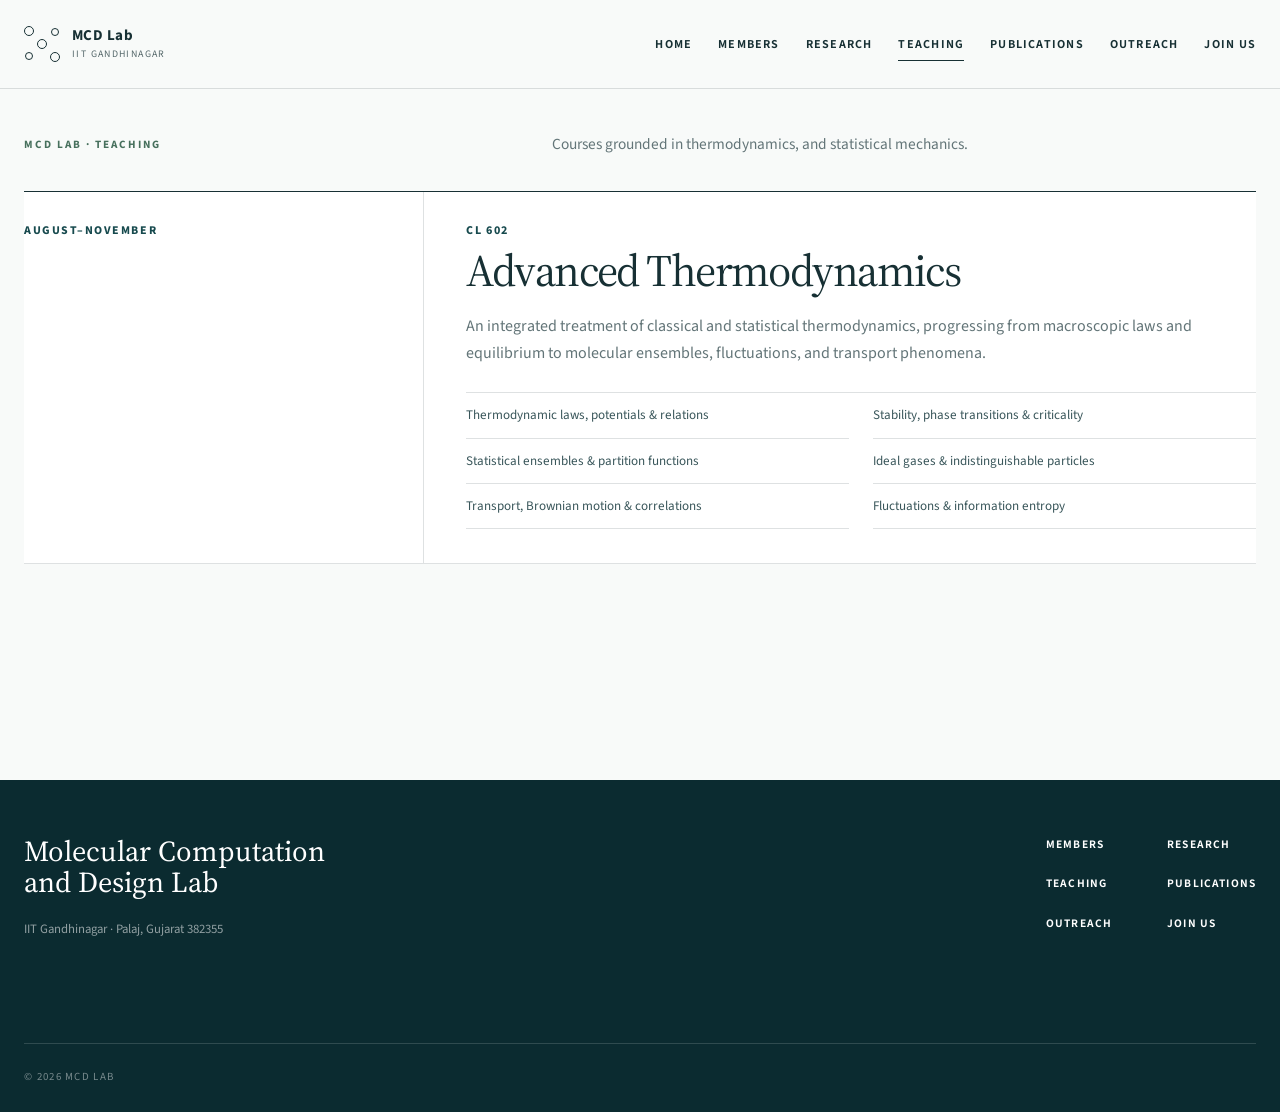
<file: teaching.html>
<!doctype html>
<html lang="en">
  <head>
    <meta charset="utf-8"><meta name="viewport" content="width=device-width, initial-scale=1">
    <meta name="description" content="Teaching by the Molecular Computation and Design Lab at IIT Gandhinagar.">
    <title>Teaching | MCD Lab</title>
    <link rel="icon" href="IITGN_Logo.svg" type="image/svg+xml">
    <link rel="stylesheet" href="styles.css"><script src="main.js" defer></script>
  </head>
  <body class="placeholder-page">
    <a class="skip-link" href="#main-content">Skip to content</a>
    <header class="site-header solid" data-header><div class="nav-shell">
      <a class="brand" href="index.html" aria-label="MCD Lab home"><span class="brand-mark" aria-hidden="true"><span></span><span></span><span></span></span><span class="brand-copy"><strong>MCD Lab</strong><small>IIT Gandhinagar</small></span></a>
      <button class="nav-toggle" type="button" aria-expanded="false" aria-controls="primary-navigation"><span class="sr-only">Toggle navigation</span><span></span><span></span></button>
      <nav id="primary-navigation" class="primary-nav" aria-label="Primary navigation"><a href="index.html">Home</a><a href="members.html">Members</a><a href="research.html">Research</a><a class="active" aria-current="page" href="teaching.html">Teaching</a><a href="publication.html">Publications</a><a href="outreach.html">Outreach</a><a href="join-us.html">Join Us</a></nav>
    </div></header>
    <main id="main-content">
      <section class="teaching-hero">
        <div class="page-shell teaching-layout">
          <header class="teaching-intro">
            <h1 class="placeholder-label">MCD Lab · Teaching</h1>
            <p class="page-intro-note">Courses grounded in thermodynamics, and statistical mechanics.</p>
          </header>

          <article class="course-card">
            <div class="course-meta">
              <p>August–November</p>
            </div>
            <div class="course-content">
              <p class="course-code">CL 602</p>
              <h2>Advanced Thermodynamics</h2>
              <p class="course-summary">An integrated treatment of classical and statistical thermodynamics, progressing from macroscopic laws and equilibrium to molecular ensembles, fluctuations, and transport phenomena.</p>
              <div class="course-topics" aria-label="Course topics">
                <span>Thermodynamic laws, potentials &amp; relations</span>
                <span>Stability, phase transitions &amp; criticality</span>
                <span>Statistical ensembles &amp; partition functions</span>
                <span>Ideal gases &amp; indistinguishable particles</span>
                <span>Transport, Brownian motion &amp; correlations</span>
                <span>Fluctuations &amp; information entropy</span>
              </div>
            </div>
          </article>
        </div>
      </section>
    </main>
    <footer class="site-footer"><div class="page-shell footer-grid"><div class="footer-brand"><strong>Molecular Computation<br>and Design Lab</strong><p>IIT Gandhinagar · Palaj, Gujarat 382355</p></div><nav aria-label="Footer navigation"><a href="members.html">Members</a><a href="research.html">Research</a><a href="teaching.html">Teaching</a><a href="publication.html">Publications</a><a href="outreach.html">Outreach</a><a href="join-us.html">Join Us</a></nav><p class="copyright">© <span data-year></span> MCD Lab</p></div></footer>
  </body>
</html>
</file>
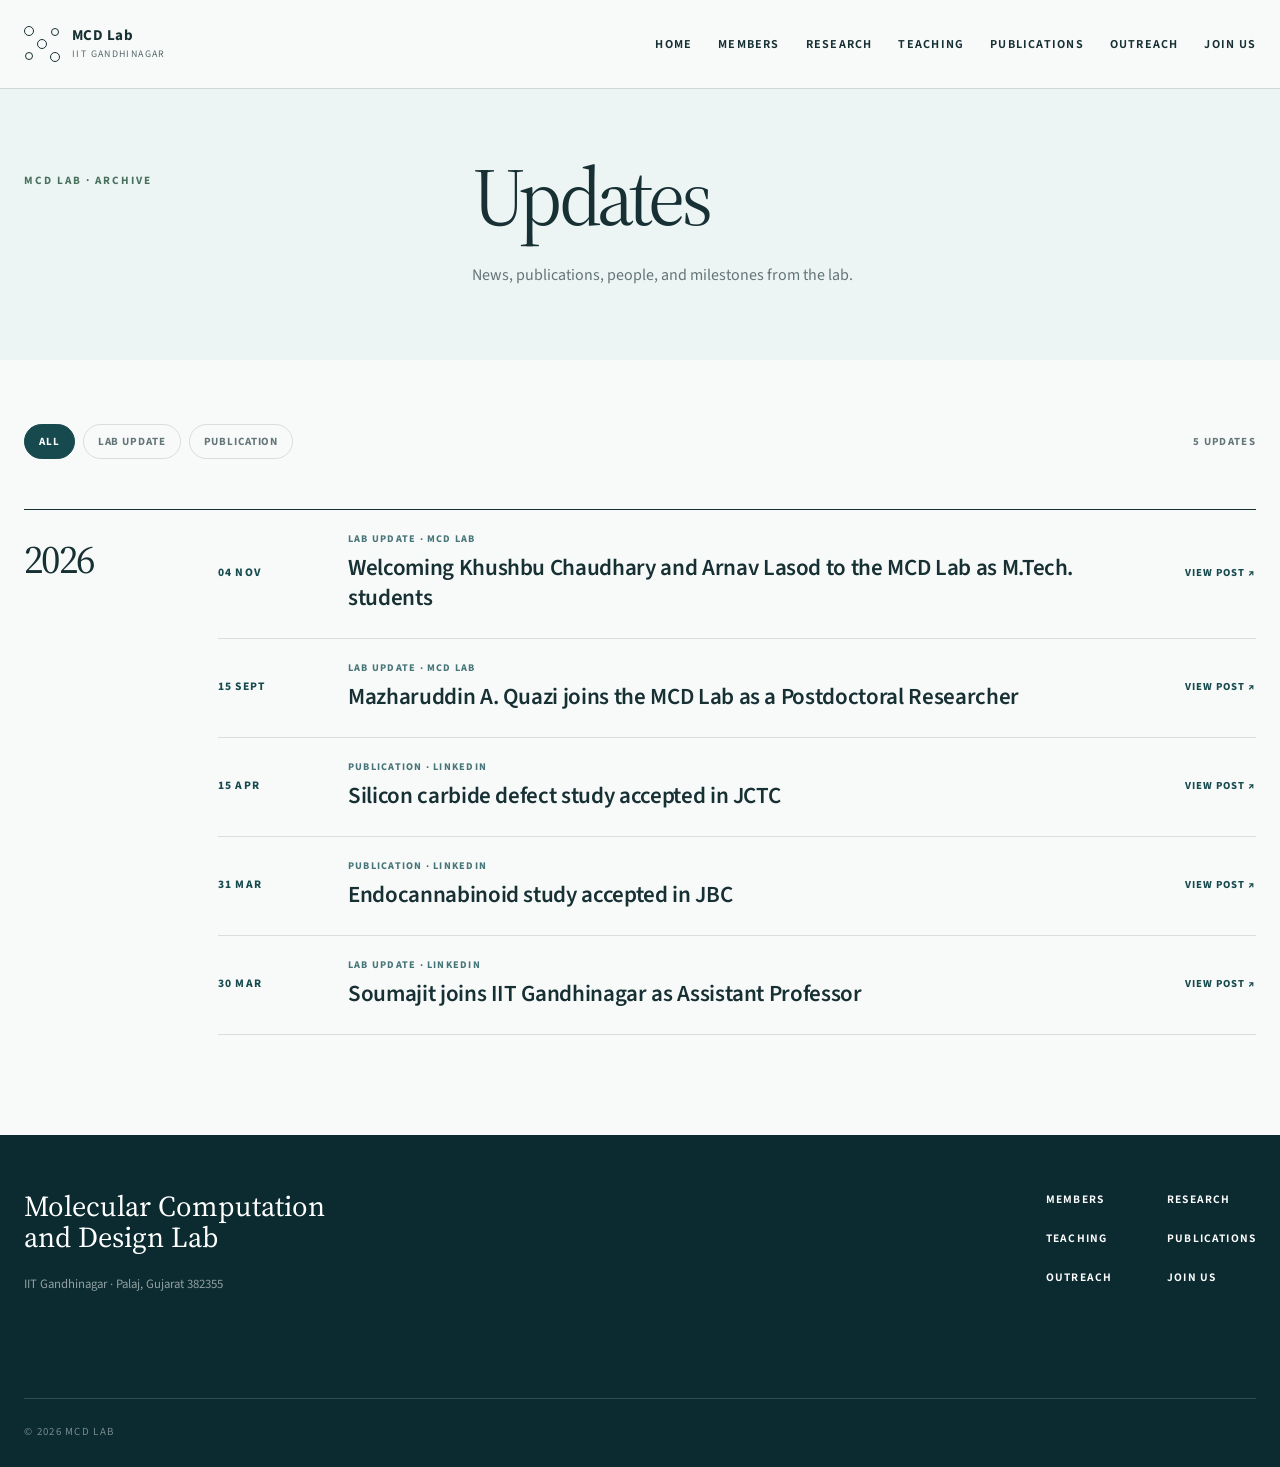
<file: updates.html>
<!doctype html>
<html lang="en">
  <head>
    <meta charset="utf-8">
    <meta name="viewport" content="width=device-width, initial-scale=1">
    <meta name="description" content="News, publications, and announcements from the Molecular Computation and Design Lab at IIT Gandhinagar.">
    <title>Updates | MCD Lab</title>
    <link rel="icon" href="IITGN_Logo.svg" type="image/svg+xml">
    <link rel="stylesheet" href="styles.css">
    <script src="updates-data.js" defer></script>
    <script src="main.js" defer></script>
  </head>
  <body class="placeholder-page updates-page">
    <a class="skip-link" href="#main-content">Skip to content</a>
    <header class="site-header solid" data-header>
      <div class="nav-shell">
        <a class="brand" href="index.html" aria-label="MCD Lab home"><span class="brand-mark" aria-hidden="true"><span></span><span></span><span></span></span><span class="brand-copy"><strong>MCD Lab</strong><small>IIT Gandhinagar</small></span></a>
        <button class="nav-toggle" type="button" aria-expanded="false" aria-controls="primary-navigation"><span class="sr-only">Toggle navigation</span><span></span><span></span></button>
        <nav id="primary-navigation" class="primary-nav" aria-label="Primary navigation"><a href="index.html">Home</a><a href="members.html">Members</a><a href="research.html">Research</a><a href="teaching.html">Teaching</a><a href="publication.html">Publications</a><a href="outreach.html">Outreach</a><a href="join-us.html">Join Us</a></nav>
      </div>
    </header>

    <main id="main-content">
      <section class="updates-hero">
        <div class="page-shell updates-heading">
          <p class="placeholder-label">MCD Lab · Archive</p>
          <div>
            <h1>Updates</h1>
            <p>News, publications, people, and milestones from the lab.</p>
          </div>
        </div>
      </section>

      <section class="updates-archive" aria-label="Lab updates archive">
        <div class="page-shell">
          <div class="updates-toolbar">
            <div class="updates-filters" aria-label="Filter updates by category" data-updates-filters></div>
            <p data-updates-count aria-live="polite"></p>
          </div>
          <div data-updates-list></div>
          <noscript><p class="updates-empty">JavaScript is required to display the updates archive.</p></noscript>
        </div>
      </section>
    </main>

    <footer class="site-footer"><div class="page-shell footer-grid"><div class="footer-brand"><strong>Molecular Computation<br>and Design Lab</strong><p>IIT Gandhinagar · Palaj, Gujarat 382355</p></div><nav aria-label="Footer navigation"><a href="members.html">Members</a><a href="research.html">Research</a><a href="teaching.html">Teaching</a><a href="publication.html">Publications</a><a href="outreach.html">Outreach</a><a href="join-us.html">Join Us</a></nav><p class="copyright">© <span data-year></span> MCD Lab</p></div></footer>
  </body>
</html>
</file>
<file: styles.css>
@import url("https://fonts.googleapis.com/css2?family=Source+Sans+3:wght@400;500;600;700&family=Source+Serif+4:opsz,wght@8..60,400;8..60,500&display=swap");

:root {
  --forest: #174a4e;
  --forest-deep: #0b2b30;
  --sage: #edf5f4;
  --lime: #c6ebe4;
  --paper: #f8faf9;
  --ink: #173034;
  --muted: #637578;
  --line: rgba(23, 48, 52, 0.14);
  --white: #ffffff;
  --display: "Source Serif 4", Georgia, "Times New Roman", serif;
  --sans: "Source Sans 3", Inter, ui-sans-serif, -apple-system, BlinkMacSystemFont, "Segoe UI", sans-serif;
  --shell: min(1320px, calc(100vw - 48px));
}

* { box-sizing: border-box; }
html {
  scroll-behavior: smooth;
  -webkit-text-size-adjust: 100%;
  text-size-adjust: 100%;
}
body {
  margin: 0;
  background: var(--paper);
  color: var(--ink);
  font-family: var(--sans);
  -webkit-font-smoothing: antialiased;
}
img { display: block; max-width: 100%; }
a { color: inherit; }
button { font: inherit; }
.page-shell { width: var(--shell); margin-inline: auto; }
.section-pad { padding: 72px 0; }
.sr-only {
  position: absolute;
  width: 1px;
  height: 1px;
  padding: 0;
  margin: -1px;
  overflow: hidden;
  clip: rect(0, 0, 0, 0);
  white-space: nowrap;
  border: 0;
}
.skip-link {
  position: fixed;
  z-index: 1000;
  top: 12px;
  left: 12px;
  padding: 10px 14px;
  background: var(--white);
  color: var(--forest);
  transform: translateY(-180%);
}
.skip-link:focus { transform: translateY(0); }

.site-header {
  position: fixed;
  z-index: 100;
  inset: 0 0 auto;
  color: var(--white);
  transition: background .25s ease, color .25s ease, box-shadow .25s ease;
}
.site-header.scrolled,
.site-header.solid {
  background: rgba(248, 250, 249, .97);
  color: var(--ink);
  box-shadow: 0 1px 0 var(--line);
  backdrop-filter: blur(14px);
}
.nav-shell {
  width: var(--shell);
  height: 88px;
  margin-inline: auto;
  display: flex;
  align-items: center;
  justify-content: space-between;
}
.brand {
  display: inline-flex;
  align-items: center;
  gap: 12px;
  text-decoration: none;
}
.brand-mark {
  position: relative;
  display: grid;
  width: 36px;
  height: 36px;
  place-items: center;
}
.brand-mark::before,
.brand-mark::after,
.brand-mark span {
  content: "";
  position: absolute;
  width: 8px;
  height: 8px;
  border: 1px solid currentColor;
  border-radius: 50%;
}
.brand-mark::before { top: 0; left: 0; }
.brand-mark::after { right: 0; bottom: 0; }
.brand-mark span:nth-child(1) { top: 2px; right: 1px; }
.brand-mark span:nth-child(2) { bottom: 2px; left: 1px; }
.brand-mark span:nth-child(3) { width: 10px; height: 10px; }
.brand-copy { display: grid; line-height: 1.05; }
.brand-copy strong { font-size: .94rem; letter-spacing: .03em; }
.brand-copy small { margin-top: 5px; font-size: .62rem; letter-spacing: .14em; text-transform: uppercase; opacity: .72; }
.primary-nav { display: flex; align-items: center; gap: 26px; }
.primary-nav a {
  position: relative;
  padding: 10px 0;
  font-size: .76rem;
  font-weight: 650;
  letter-spacing: .1em;
  text-decoration: none;
  text-transform: uppercase;
}
.primary-nav a::after {
  content: "";
  position: absolute;
  inset: auto 0 2px;
  height: 1px;
  background: currentColor;
  transform: scaleX(0);
  transform-origin: right;
  transition: transform .2s ease;
}
.primary-nav a:hover::after,
.primary-nav a:focus-visible::after,
.primary-nav a.active::after { transform: scaleX(1); transform-origin: left; }
.nav-toggle { display: none; }

.hero {
  position: relative;
  min-height: 580px;
  height: 76svh;
  max-height: 720px;
  overflow: hidden;
  color: var(--white);
  background: var(--forest);
}
.hero-image,
.hero-shade { position: absolute; inset: 0; }
.hero-image {
  background: url("IITGN_picture.jpg") 58% 50% / cover no-repeat;
  transform: scale(1.01);
}
.hero-shade {
  background:
    linear-gradient(90deg, rgba(8, 43, 48, .90) 0%, rgba(8, 43, 48, .67) 42%, rgba(8, 43, 48, .16) 78%),
    linear-gradient(0deg, rgba(8, 43, 48, .43), transparent 45%);
}
.hero-content {
  position: relative;
  z-index: 2;
  height: 100%;
  display: flex;
  flex-direction: column;
  justify-content: center;
  padding-top: 74px;
}
.eyebrow,
.kicker {
  margin: 0 0 20px;
  font-size: .7rem;
  font-weight: 700;
  letter-spacing: .19em;
  text-transform: uppercase;
}
.eyebrow { color: rgba(255, 255, 255, .78); }
.hero h1 {
  margin: 0;
  font-family: var(--display);
  font-size: clamp(3rem, 4.9vw, 4.4rem);
  font-weight: 400;
  line-height: .96;
  letter-spacing: -.045em;
  white-space: nowrap;
}
.hero h1 em {
  color: var(--lime);
  font-family: var(--sans);
  font-style: normal;
  font-weight: 500;
}
.hero-intro {
  max-width: 600px;
  margin: 22px 0 0;
  font-size: 1.05rem;
  line-height: 1.65;
  color: rgba(255,255,255,.82);
}
.text-link {
  display: inline-flex;
  align-items: center;
  gap: 12px;
  width: fit-content;
  margin-top: 28px;
  padding-bottom: 7px;
  border-bottom: 1px solid currentColor;
  font-size: .73rem;
  font-weight: 750;
  letter-spacing: .12em;
  text-decoration: none;
  text-transform: uppercase;
}
.text-link span { transition: transform .2s ease; }
.text-link:hover span { transform: translate(3px, -2px); }
.hero-index {
  position: absolute;
  z-index: 2;
  right: max(24px, calc((100vw - 1320px) / 2));
  bottom: 35px;
  font-size: .68rem;
  letter-spacing: .17em;
  color: rgba(255,255,255,.65);
}

.focus-section { background: var(--paper); }
.focus-layout { display: block; }
.focus-copy .kicker { margin: 0 0 18px; }
.focus-copy h2 {
  max-width: none;
  margin: 0;
  font-family: var(--display);
  font-size: clamp(1.8rem, 2.25vw, 2.5rem);
  font-weight: 400;
  line-height: 1.04;
  letter-spacing: -.04em;
  white-space: nowrap;
}
.focus-grid {
  display: grid;
  grid-template-columns: minmax(0, 1.35fr) minmax(380px, .65fr);
  gap: clamp(44px, 6vw, 88px);
  align-items: center;
}
.kicker { color: #477579; }
.kicker.light { color: #437176; }
.section-heading h2,
.news-heading h2,
.placeholder-hero h1 {
  margin: 0;
  font-family: var(--display);
  font-size: clamp(2.8rem, 5vw, 4.9rem);
  font-weight: 400;
  line-height: .99;
  letter-spacing: -.045em;
}
.section-heading h2 { font-size: clamp(2.05rem, 3.2vw, 3rem); line-height: 1.08; }
.focus-copy { max-width: 820px; padding: 0; }
.focus-copy .lead { margin-top: 28px; }
.lead { margin: 0; font-size: clamp(1.08rem, 1.55vw, 1.35rem); line-height: 1.65; }
.venn-frame {
  position: relative;
  width: min(100%, 480px);
  aspect-ratio: 1;
  margin-left: auto;
  border: 1px solid rgba(23, 74, 78, .42);
  background: rgba(255,255,255,.4);
}
.venn-frame-label {
  position: absolute;
  z-index: 4;
  top: -9px;
  left: 20px;
  padding: 0 9px;
  background: var(--paper);
  color: var(--forest);
  font-size: .68rem;
  font-weight: 750;
  letter-spacing: .14em;
  text-transform: uppercase;
}
.venn {
  position: absolute;
  inset: 48px 30px 26px;
}
.venn-circle {
  position: absolute;
  width: 56%;
  aspect-ratio: 1;
  border: 1px solid rgba(23, 74, 78, .25);
  border-radius: 50%;
}
.venn-ml { top: 0; left: 2%; background: rgba(190, 225, 221, .65); }
.venn-sm { top: 0; right: 2%; background: rgba(203, 222, 238, .62); }
.venn-qc { right: 22%; bottom: 0; background: rgba(231, 221, 196, .65); }
.venn-label {
  position: absolute;
  z-index: 2;
  color: #244e52;
  font-size: clamp(.64rem, 1vw, .78rem);
  font-weight: 750;
  letter-spacing: .075em;
  line-height: 1.25;
  text-align: center;
  text-transform: uppercase;
}
.venn-label-ml { top: 20%; left: 7%; }
.venn-label-sm { top: 20%; right: 5%; }
.venn-label-qc { bottom: 7%; left: 50%; transform: translateX(-50%); }
.venn-center {
  position: absolute;
  z-index: 3;
  top: 49%;
  left: 50%;
  color: var(--forest-deep);
  font-size: clamp(.78rem, 1.3vw, .95rem);
  line-height: 1.05;
  text-align: center;
  text-transform: uppercase;
  transform: translate(-50%, -50%);
}

.applications-section { padding: 64px 0; background: var(--sage); color: var(--ink); }
.application-title { max-width: none; margin-bottom: 36px; }
.application-title h2 { margin: 0; font-family: var(--display); font-size: clamp(2.1rem, 3.3vw, 3.15rem); font-weight: 400; line-height: 1.02; letter-spacing: -.04em; white-space: nowrap; }
.application-list { display: grid; grid-template-columns: repeat(3, 1fr); border-top: 1px solid var(--line); }
.application-list article { min-height: 175px; padding: 26px 34px 15px 0; border-right: 1px solid var(--line); }
.application-list article:not(:first-child) { padding-left: 40px; }
.application-list article:last-child { border-right: 0; }
.application-list h3 { margin: 0 0 13px; font-family: var(--display); font-size: 1.55rem; font-weight: 400; }
.application-list p { max-width: 300px; margin: 0; color: var(--muted); font-size: .92rem; line-height: 1.55; }

.news-section { background: var(--sage); }
.news-layout { display: grid; gap: 28px; }
.news-heading { display: flex; align-items: end; justify-content: space-between; gap: 32px; }
.news-heading .kicker { margin-bottom: 12px; }
.news-heading h2 { font-size: clamp(1.85rem, 2.8vw, 2.7rem); }
.news-actions { display: flex; align-items: center; gap: 28px; }
.news-all-link { display: inline-flex; align-items: center; gap: 9px; color: var(--forest); font-size: .66rem; font-weight: 750; letter-spacing: .11em; text-decoration: none; text-transform: uppercase; white-space: nowrap; }
.news-all-link span { transition: transform .2s ease; }
.news-all-link:hover span { transform: translateX(3px); }
.news-tabs { display: grid; grid-template-columns: repeat(var(--news-tab-count, 3), minmax(0, 1fr)); gap: 1px; border: 1px solid var(--line); background: var(--line); }
.news-tab {
  display: flex;
  align-items: center;
  gap: 14px;
  min-width: 0;
  padding: 17px 20px;
  border: 0;
  background: rgba(255,255,255,.72);
  color: var(--muted);
  cursor: pointer;
  text-align: left;
  transition: background .2s ease, color .2s ease;
}
.news-tab span { flex: 0 0 auto; font-size: .68rem; font-weight: 750; letter-spacing: .12em; }
.news-tab small { overflow: hidden; font-size: .75rem; font-weight: 650; letter-spacing: .035em; text-overflow: ellipsis; white-space: nowrap; }
.news-tab:hover,
.news-tab:focus-visible,
.news-tab.active { background: var(--forest); color: var(--white); }
.news-showcase { min-width: 0; }
.news-card {
  display: grid;
  grid-template-columns: 125px minmax(0, 1fr) 54px;
  gap: clamp(28px, 4vw, 58px);
  align-items: center;
  min-height: 205px;
  padding: 32px 36px;
  border: 1px solid var(--line);
  background: var(--white);
  animation: news-reveal .35s ease both;
}
.news-card[hidden] { display: none; }
.news-date { display: grid; padding-right: 32px; border-right: 1px solid var(--line); color: var(--forest); line-height: 1; text-transform: uppercase; }
.news-date strong { font-family: var(--display); font-size: clamp(3.2rem, 5vw, 4.7rem); font-weight: 400; letter-spacing: -.06em; }
.news-date span { margin-top: 7px; font-size: .77rem; font-weight: 750; letter-spacing: .15em; }
.news-date small { margin-top: 6px; color: var(--muted); font-size: .64rem; letter-spacing: .13em; }
.news-card-copy p { margin: 0 0 11px; color: #477579; font-size: .66rem; font-weight: 750; letter-spacing: .14em; text-transform: uppercase; }
.news-card h3 { max-width: 760px; margin: 0; font-family: var(--sans); font-size: clamp(1.4rem, 2.2vw, 2rem); font-weight: 600; letter-spacing: -.02em; line-height: 1.2; }
.news-card h3 em { font-style: normal; }
.news-link {
  display: grid;
  width: 50px;
  height: 50px;
  place-items: center;
  border-radius: 50%;
  background: var(--forest);
  color: var(--white);
  font-size: 1.05rem;
  text-decoration: none;
  transition: background .2s ease, transform .2s ease;
}
.news-link b { font-weight: 500; }
.news-link:hover,
.news-link:focus-visible { background: var(--forest-deep); transform: translateY(-2px); }
.news-controls { display: flex; align-items: center; gap: 22px; padding-bottom: 5px; color: var(--muted); }
.news-controls p { margin: 0; font-size: .65rem; font-weight: 700; letter-spacing: .14em; }
.news-controls button { padding: 4px 0; border: 0; background: transparent; color: inherit; cursor: pointer; font-size: .64rem; font-weight: 700; letter-spacing: .12em; text-transform: uppercase; }
.news-controls button:hover,
.news-controls button:focus-visible { color: var(--forest); }
.news-noscript,
.news-empty { margin: 0; padding: 24px; border: 1px solid var(--line); background: var(--white); color: var(--muted); }
.news-noscript a { color: var(--forest); }
@keyframes news-reveal { from { opacity: 0; transform: translateY(8px); } to { opacity: 1; transform: translateY(0); } }

.updates-hero { padding: 160px 0 72px; background: var(--sage); }
.updates-heading { display: grid; grid-template-columns: .65fr 1.35fr; gap: 70px; align-items: end; }
.updates-heading > .placeholder-label { align-self: start; padding-top: 13px; }
.updates-heading h1 { margin: 0; font-family: var(--display); font-size: clamp(3.4rem, 6.4vw, 6.3rem); font-weight: 400; letter-spacing: -.055em; line-height: .9; }
.updates-heading > div > p { max-width: 520px; margin: 28px 0 0; color: var(--muted); font-size: 1rem; line-height: 1.65; }
.updates-archive { padding: 64px 0 100px; background: var(--paper); }
.updates-toolbar { display: flex; align-items: center; justify-content: space-between; gap: 30px; margin-bottom: 50px; }
.updates-toolbar > p { margin: 0; color: var(--muted); font-size: .68rem; font-weight: 700; letter-spacing: .12em; text-transform: uppercase; white-space: nowrap; }
.updates-filters { display: flex; flex-wrap: wrap; gap: 8px; }
.updates-filters button { padding: 9px 14px; border: 1px solid var(--line); border-radius: 999px; background: transparent; color: var(--muted); cursor: pointer; font-size: .69rem; font-weight: 700; letter-spacing: .08em; text-transform: uppercase; transition: background .2s ease, border-color .2s ease, color .2s ease; }
.updates-filters button:hover,
.updates-filters button:focus-visible,
.updates-filters button.active { border-color: var(--forest); background: var(--forest); color: var(--white); }
.updates-year { display: grid; grid-template-columns: 150px minmax(0, 1fr); gap: 44px; padding-top: 22px; border-top: 1px solid var(--ink); }
.updates-year + .updates-year { margin-top: 70px; }
.updates-year > h2 { margin: 0; font-family: var(--display); font-size: 2.5rem; font-weight: 400; letter-spacing: -.04em; }
.updates-list { display: grid; }
.updates-item { display: grid; grid-template-columns: 100px minmax(0, 1fr) auto; gap: 30px; align-items: center; min-width: 0; padding: 22px 0 25px; border-bottom: 1px solid var(--line); }
.updates-item:first-child { padding-top: 0; }
.updates-item time { color: var(--forest); font-size: .72rem; font-weight: 750; letter-spacing: .1em; text-transform: uppercase; }
.updates-item p { margin: 0 0 7px; color: #477579; font-size: .64rem; font-weight: 750; letter-spacing: .12em; text-transform: uppercase; }
.updates-item h3 { margin: 0; font-family: var(--sans); font-size: clamp(1.12rem, 1.8vw, 1.45rem); font-weight: 600; letter-spacing: -.015em; line-height: 1.3; }
.updates-item a { color: var(--forest); font-size: .67rem; font-weight: 750; letter-spacing: .09em; text-decoration: none; text-transform: uppercase; white-space: nowrap; }
.updates-item a:hover { color: var(--forest-deep); }
.updates-empty { margin: 0; padding: 30px; border: 1px solid var(--line); color: var(--muted); }

.affiliation-section { padding: 64px 0; background: var(--white); border-top: 1px solid var(--line); }
.affiliation-inner > .kicker { margin-bottom: 28px; }
.affiliation-identity { display: flex; align-items: center; gap: 42px; }
.affiliation-identity h2 { max-width: 720px; margin: 0; font-family: var(--display); font-size: clamp(2rem, 3.7vw, 3.25rem); font-weight: 400; line-height: 1.02; letter-spacing: -.04em; }
.affiliation-identity p { max-width: 520px; margin: 14px 0 0; color: var(--muted); line-height: 1.6; }
.affiliation-identity .text-link { margin-top: 18px; }
.iitgn-logo-wrap {
  flex: 0 0 150px;
  text-decoration: none;
  transition: transform .25s ease;
}
.iitgn-logo-wrap:hover { transform: translateY(-3px); }
.iitgn-logo-wrap img { width: 150px; height: auto; }

.site-footer { padding: 56px 0 28px; background: var(--forest-deep); color: var(--white); }
.footer-grid { display: grid; grid-template-columns: 1fr auto; gap: 70px; }
.footer-brand strong { font-family: var(--display); font-size: 1.8rem; font-weight: 400; line-height: 1.05; }
.footer-brand p { margin: 22px 0 0; color: rgba(255,255,255,.55); font-size: .8rem; }
.site-footer nav { display: grid; grid-template-columns: repeat(2, auto); gap: 16px 55px; }
.site-footer nav a { font-size: .72rem; font-weight: 650; letter-spacing: .1em; text-decoration: none; text-transform: uppercase; }
.site-footer nav a:hover { color: var(--lime); }
.copyright { grid-column: 1 / -1; margin: 35px 0 0; padding-top: 25px; border-top: 1px solid rgba(255,255,255,.15); color: rgba(255,255,255,.45); font-size: .68rem; letter-spacing: .12em; text-transform: uppercase; }

.placeholder-page .site-header { color: var(--ink); }
.join-page {
  display: flex;
  min-height: 100svh;
  flex-direction: column;
}
.join-page main { display: flex; flex: 1; }
.join-page .site-footer { margin-top: auto; }
.placeholder-hero {
  min-height: calc(100svh - 140px);
  padding: 205px 0 120px;
  display: flex;
  align-items: center;
  background:
    linear-gradient(90deg, transparent 0 49.93%, var(--line) 49.93% 50.02%, transparent 50.02%),
    var(--paper);
}
.placeholder-inner { display: grid; grid-template-columns: .75fr 1.25fr; gap: 100px; align-items: end; }
.placeholder-label { margin: 0; color: #47705d; font-size: .7rem; font-weight: 700; letter-spacing: .18em; text-transform: uppercase; }
.placeholder-content { border-top: 1px solid var(--ink); padding-top: 45px; }
.placeholder-content p { max-width: 480px; margin: 35px 0 0; color: var(--muted); font-size: 1.05rem; line-height: 1.7; }

.publication-page { background: var(--paper); }
.publication-hero { padding: 132px 0 38px; background: var(--sage); }
.publication-heading {
  display: grid;
  grid-template-columns: 170px 1fr;
  gap: 40px;
  align-items: start;
}
.publication-heading > .placeholder-label { padding-top: 5px; }
.publication-intro {
  display: grid;
  grid-template-columns: minmax(0, 1.15fr) minmax(280px, .65fr);
  gap: 42px;
  align-items: start;
}
.page-intro-note {
  max-width: 650px;
  margin: 0;
  color: var(--muted);
  font-size: .96rem;
  line-height: 1.6;
}
.profile-links { display: flex; flex-wrap: wrap; gap: 0 24px; }
.scholar-link {
  display: inline-flex;
  align-items: center;
  gap: 10px;
  margin-top: 0;
  padding-bottom: 6px;
  border-bottom: 1px solid currentColor;
  color: var(--forest);
  font-size: .72rem;
  font-weight: 750;
  letter-spacing: .11em;
  text-decoration: none;
  text-transform: uppercase;
}
.publication-section { padding: 68px 0 92px; }
.publication-year {
  display: grid;
  grid-template-columns: 150px minmax(0, 1fr);
  gap: 40px;
  align-items: start;
}
.publication-year + .publication-year { margin-top: 58px; }
.publication-year > h2 { margin: -7px 0 0; font-family: var(--display); font-size: clamp(2rem, 3.2vw, 3rem); font-weight: 400; line-height: 1; letter-spacing: -.04em; }
.publication-list { margin: 0; padding: 0; list-style: none; border-top: 1px solid var(--ink); }
.publication-list > li { border-bottom: 1px solid var(--line); }
.publication-item {
  display: grid;
  grid-template-columns: 40px minmax(0, 1fr);
  gap: 24px;
  padding: 25px 0 27px;
  align-items: start;
}
.publication-number { color: var(--muted); font-size: .7rem; font-weight: 650; letter-spacing: .08em; }
.publication-venue {
  margin: 0 0 10px;
  color: var(--forest);
  font-size: .68rem;
  font-weight: 750;
  letter-spacing: .1em;
  line-height: 1.45;
  text-transform: uppercase;
}
.publication-item h3 { max-width: 980px; margin: 0; font-family: var(--display); font-size: clamp(1.25rem, 1.9vw, 1.72rem); font-weight: 400; line-height: 1.18; letter-spacing: -.02em; }
.publication-item h3 a { text-decoration: none; text-decoration-thickness: 1px; text-underline-offset: 4px; }
.publication-item h3 a:hover,
.publication-item h3 a:focus-visible { text-decoration: underline; }
.publication-authors { margin: 12px 0 0; color: var(--muted); font-size: .9rem; line-height: 1.55; }

.teaching-hero {
  min-height: calc(100svh - 120px);
  padding: 132px 0 76px;
  background: var(--paper);
}
.teaching-layout { display: grid; gap: 34px; }
.teaching-intro {
  display: grid;
  grid-template-columns: .65fr 1fr;
  gap: 24px 70px;
  align-items: start;
}
.teaching-intro .placeholder-label { align-self: start; padding-top: 5px; }
.course-card {
  display: grid;
  grid-template-columns: .65fr 1.35fr;
  border-top: 1px solid var(--ink);
  border-bottom: 1px solid var(--line);
  background: var(--white);
}
.course-meta { padding: 30px 40px 30px 0; border-right: 1px solid var(--line); }
.course-meta p {
  margin: 0 0 12px;
  color: var(--forest);
  font-size: .74rem;
  font-weight: 750;
  letter-spacing: .13em;
  text-transform: uppercase;
}
.course-meta span { color: var(--muted); font-size: .78rem; letter-spacing: .08em; text-transform: uppercase; }
.course-content { padding: 30px 0 34px 42px; }
.course-code { margin: 0 0 10px; color: var(--forest); font-size: .75rem; font-weight: 750; letter-spacing: .13em; text-transform: uppercase; }
.course-content h2 { margin: 0; font-family: var(--display); font-size: clamp(2rem, 3.5vw, 3rem); font-weight: 400; line-height: 1; letter-spacing: -.035em; }
.course-summary { max-width: 760px; margin: 20px 0 0; color: var(--muted); font-size: 1rem; line-height: 1.65; }
.course-topics { display: grid; grid-template-columns: repeat(2, 1fr); gap: 0 24px; margin-top: 26px; border-top: 1px solid var(--line); }
.course-topics span { padding: 13px 0; border-bottom: 1px solid var(--line); color: #39565a; font-size: .82rem; line-height: 1.4; }

.outreach-hero {
  padding: 132px 0 82px;
  background: var(--paper);
}
.outreach-layout { display: grid; gap: 34px; }
.outreach-intro {
  display: grid;
  grid-template-columns: .65fr 1.35fr;
  gap: 70px;
  align-items: start;
}
.outreach-intro .placeholder-label { align-self: start; padding-top: 5px; }
.outreach-feature { border-top: 1px solid var(--ink); }
.outreach-feature-heading {
  display: grid;
  grid-template-columns: .65fr 1.35fr;
  border-bottom: 1px solid var(--line);
}
.outreach-meta {
  padding: 30px 40px 30px 0;
  border-right: 1px solid var(--line);
}
.outreach-meta p,
.outreach-year {
  margin: 0 0 12px;
  color: var(--forest);
  font-size: .74rem;
  font-weight: 750;
  letter-spacing: .13em;
  text-transform: uppercase;
}
.outreach-meta time { color: var(--muted); font-size: .78rem; letter-spacing: .08em; text-transform: uppercase; }
.outreach-copy { padding: 30px 0 36px 42px; }
.outreach-copy h2 {
  max-width: 850px;
  margin: 0;
  font-family: var(--display);
  font-size: clamp(1.7rem, 2.35vw, 2.4rem);
  font-weight: 400;
  line-height: 1.06;
  letter-spacing: -.035em;
  white-space: nowrap;
}
.outreach-copy > p:last-child { max-width: 830px; margin: 22px 0 0; color: var(--muted); font-size: 1rem; line-height: 1.7; }
.outreach-photo {
  width: min(100%, 980px);
  margin: 34px auto 0;
}
.outreach-photo img {
  width: 100%;
  height: auto;
  background: var(--sage);
}
.outreach-photo figcaption {
  margin-top: 12px;
  color: var(--muted);
  font-size: .7rem;
  font-weight: 600;
  letter-spacing: .09em;
  text-transform: uppercase;
}

.join-hero {
  width: 100%;
  min-height: auto;
  padding: 112px 0 40px;
  background: var(--paper);
}
.join-layout { display: grid; gap: 24px; }
.join-intro {
  display: grid;
  grid-template-columns: .65fr 1.35fr;
  gap: 52px;
  align-items: start;
}
.join-intro .placeholder-label { padding-top: 5px; }
.opportunity-list {
  display: grid;
  grid-template-columns: 1fr;
  gap: 0;
  padding-top: 22px;
  border-top: 1px solid var(--ink);
}
.opportunity-card {
  min-width: 0;
  padding: 24px 0;
  border-bottom: 1px solid var(--line);
}
.opportunity-card:first-child { padding-top: 0; }
.opportunity-card:last-child { padding-bottom: 8px; border-bottom: 0; }
.opportunity-kicker {
  display: flex;
  align-items: center;
  gap: 14px;
  margin-top: 10px;
}
.opportunity-number {
  color: var(--muted);
  font-size: .7rem;
  font-weight: 650;
  letter-spacing: .08em;
}
.opportunity-number::after {
  display: inline-block;
  width: 32px;
  height: 1px;
  margin: 0 0 3px 14px;
  background: var(--line);
  content: "";
}
.opportunity-type {
  margin: 0;
  color: var(--forest);
  font-size: .72rem;
  font-weight: 750;
  letter-spacing: .12em;
  text-transform: uppercase;
}
.opportunity-copy { padding: 0 0 8px; }
.opportunity-copy h2 {
  margin: 0;
  font-family: var(--display);
  font-size: clamp(1.65rem, 2.7vw, 2.3rem);
  font-weight: 400;
  line-height: 1.05;
  letter-spacing: -.035em;
}
.opportunity-copy > p:last-child {
  max-width: 980px;
  margin: 12px 0 0;
  color: var(--muted);
  font-size: 1rem;
  line-height: 1.6;
  text-align: justify;
  text-justify: inter-word;
}

.contact-link {
  color: var(--forest);
  font-weight: 650;
  text-decoration-thickness: 1px;
  text-underline-offset: 3px;
}

.contact-link:hover,
.contact-link:focus-visible { color: var(--forest-deep); }

.members-hero {
  min-height: calc(100svh - 120px);
  padding: 132px 0 82px;
  background: var(--paper);
}
.members-layout { display: grid; gap: 34px; }
.members-intro {
  display: grid;
  grid-template-columns: .65fr 1.35fr;
  gap: 70px;
  align-items: start;
}
.members-intro .placeholder-label { align-self: start; padding-top: 5px; }
.member-profile {
  display: grid;
  grid-template-columns: minmax(240px, 330px) 1fr;
  gap: clamp(50px, 7vw, 100px);
  padding-top: 34px;
  border-top: 1px solid var(--ink);
}
.member-media { width: min(100%, 310px); }
.member-photo {
  width: 100%;
  aspect-ratio: 1;
  overflow: hidden;
  border: 8px solid var(--white);
  border-radius: 50%;
  box-shadow: 0 18px 50px rgba(23, 48, 52, .12);
}
.member-photo img,
.member-photo object { width: 100%; height: 100%; object-fit: cover; object-position: 50% 52%; }
.member-photo-placeholder { display: grid; width: 100%; height: 100%; place-items: center; background: var(--sage); color: var(--muted); font-size: .85rem; }
.member-profile--secondary .member-photo img,
.member-profile--secondary .member-photo object { object-position: 50% 12%; }
.member-links {
  display: grid;
  grid-template-columns: repeat(2, minmax(0, 1fr));
  gap: 0 16px;
  margin-top: 18px;
  border-top: 1px solid var(--ink);
}
.member-links a {
  display: flex;
  align-items: center;
  justify-content: space-between;
  gap: 8px;
  padding: 10px 0;
  border-bottom: 1px solid var(--line);
  color: var(--forest);
  font-size: .68rem;
  font-weight: 700;
  letter-spacing: .08em;
  text-decoration: none;
  text-transform: uppercase;
}
.member-links--single { grid-template-columns: 1fr; }
.member-links a::after { content: "↗"; font-size: .8rem; font-weight: 400; }
.member-links a:hover,
.member-links a:focus-visible { color: var(--ink); }
.member-copy { max-width: 760px; }
.member-role,
.member-position { color: var(--forest); font-size: .74rem; font-weight: 750; letter-spacing: .12em; line-height: 1.55; text-transform: uppercase; }
.member-role { margin: 0 0 14px; }
.member-copy h2 { margin: 0; font-family: var(--display); font-size: clamp(2.2rem, 4vw, 3.6rem); font-weight: 400; line-height: .98; letter-spacing: -.04em; }
.member-profile--secondary .member-copy h2 { font-size: clamp(2rem, 3.5vw, 3.1rem); }
.member-position { margin: 18px 0 0; }
.member-bio { margin-top: 30px; padding-top: 25px; border-top: 1px solid var(--line); }
.member-bio p { margin: 0; color: var(--muted); font-size: 1rem; line-height: 1.72; }
.member-bio p + p { margin-top: 16px; }
.member-focus { display: flex; flex-wrap: wrap; gap: 8px; margin-top: 26px; }
.member-focus span { padding: 8px 12px; border: 1px solid var(--line); border-radius: 999px; color: #39565a; font-size: .72rem; font-weight: 700; letter-spacing: .07em; text-transform: uppercase; }

.research-hero {
  min-height: calc(100svh - 120px);
  padding: 132px 0 82px;
  background: var(--paper);
}
.research-layout { display: grid; gap: 34px; }
.research-intro {
  display: grid;
  grid-template-columns: .65fr 1.35fr;
  gap: 70px;
  align-items: start;
}
.research-intro .placeholder-label { align-self: start; padding-top: 5px; }
.research-grid {
  display: grid;
  grid-template-columns: repeat(2, 1fr);
  gap: 1px;
  overflow: hidden;
  border: 1px solid var(--line);
  background: var(--line);
}
.research-area {
  position: relative;
  min-width: 0;
  background: var(--white);
}
.research-area::before {
  content: "";
  position: absolute;
  inset: 0 0 auto;
  height: 4px;
  background: var(--forest);
}
.research-energy::before { background: #bd8b45; }
.research-drug::before { background: #7d6b9f; }
.research-quantum::before { background: #4f78a2; }
.research-figure {
  position: relative;
  aspect-ratio: 3 / 2;
  margin: 0;
  overflow: hidden;
  background: #fbfaf7;
}
.research-figure::after {
  content: "";
  position: absolute;
  inset: auto 0 0;
  height: 34%;
  background: linear-gradient(transparent, rgba(11, 43, 48, .58));
  pointer-events: none;
}
.research-figure img { width: 100%; height: 100%; object-fit: cover; }
.research-figure figcaption {
  position: absolute;
  z-index: 1;
  inset: auto 22px 17px;
  display: flex;
  align-items: flex-end;
  justify-content: space-between;
  gap: 20px;
  color: var(--white);
  font-size: .65rem;
  font-weight: 750;
  letter-spacing: .08em;
  line-height: 1.35;
  text-transform: uppercase;
}
.research-figure figcaption span:last-child { text-align: right; }
.research-area-copy { padding: 34px 40px 42px; }
.research-area h2 {
  max-width: none;
  margin: 0;
  font-family: var(--display);
  font-size: clamp(1.4rem, 1.9vw, 1.9rem);
  font-weight: 400;
  line-height: 1.04;
  letter-spacing: -.035em;
  white-space: nowrap;
}
.research-area p { margin: 27px 0 0; color: var(--muted); font-size: .98rem; line-height: 1.7; }
.research-area strong { color: #34585d; font-weight: 700; }
.research-area em { color: var(--ink); }

@media (max-width: 1120px) {
  .focus-grid { grid-template-columns: 1fr; gap: 55px; }
  .focus-copy { max-width: 820px; }
  .focus-copy h2 { white-space: normal; }
  .venn-frame { margin-inline: auto; }
}

@media (max-width: 980px) {
  :root { --shell: min(100% - 48px, 760px); }
  .site-header.scrolled,
  .site-header.solid { backdrop-filter: none; }
  .nav-shell { height: 76px; }
  .nav-toggle {
    position: relative;
    z-index: 2;
    display: block;
    width: 42px;
    height: 42px;
    border: 0;
    background: transparent;
    color: currentColor;
    cursor: pointer;
  }
  .nav-toggle span:not(.sr-only) { position: absolute; left: 8px; width: 26px; height: 1px; background: currentColor; transition: transform .2s ease, top .2s ease; }
  .nav-toggle span:nth-child(2) { top: 16px; }
  .nav-toggle span:nth-child(3) { top: 25px; }
  .nav-toggle[aria-expanded="true"] span:nth-child(2) { top: 21px; transform: rotate(45deg); }
  .nav-toggle[aria-expanded="true"] span:nth-child(3) { top: 21px; transform: rotate(-45deg); }
  .nav-toggle[aria-expanded="true"] { color: var(--white); }
  .primary-nav {
    position: fixed;
    inset: 0;
    display: flex;
    flex-direction: column;
    align-items: flex-start;
    justify-content: center;
    gap: 10px;
    padding: 90px 10vw;
    overflow-y: auto;
    overscroll-behavior: contain;
    background: var(--forest-deep);
    color: var(--white);
    visibility: hidden;
    opacity: 0;
    transform: translateY(-15px);
    transition: opacity .2s ease, transform .2s ease, visibility .2s;
  }
  .primary-nav.open { visibility: visible; opacity: 1; transform: translateY(0); }
  .primary-nav a { font-family: var(--display); font-size: clamp(2rem, 7vw, 3rem); font-weight: 400; letter-spacing: -.02em; text-transform: none; }
  .hero { min-height: 600px; height: 78svh; }
  .hero h1 { font-size: clamp(3.5rem, 9vw, 5rem); white-space: normal; }
  .placeholder-inner { grid-template-columns: 1fr; gap: 55px; }
  .publication-heading { grid-template-columns: 1fr; gap: 24px; }
  .publication-heading > .placeholder-label { padding-top: 0; }
  .publication-intro { grid-template-columns: 1fr; gap: 22px; }
  .publication-year { grid-template-columns: 105px minmax(0, 1fr); gap: 26px; }
  .teaching-intro { grid-template-columns: 1fr; gap: 10px; }
  .course-card { grid-template-columns: 1fr; }
  .course-meta { padding: 24px 0; border-right: 0; border-bottom: 1px solid var(--line); }
  .course-content { padding: 28px 0 32px; }
  .outreach-intro { grid-template-columns: 1fr; gap: 10px; }
  .outreach-feature-heading { grid-template-columns: 1fr; }
  .outreach-meta { padding: 24px 0; border-right: 0; border-bottom: 1px solid var(--line); }
  .outreach-copy { padding: 28px 0 34px; }
  .outreach-copy h2 { white-space: normal; }
  .join-intro { grid-template-columns: 1fr; gap: 10px; }
  .opportunity-list { grid-template-columns: 1fr; gap: 0; }
  .opportunity-card { padding: 22px 0; border-bottom: 1px solid var(--line); }
  .opportunity-card:first-child { padding-top: 0; }
  .opportunity-copy { padding: 0; }
  .members-intro { grid-template-columns: 1fr; gap: 10px; }
  .member-profile { grid-template-columns: 240px 1fr; gap: 45px; }
  .research-intro { grid-template-columns: 1fr; gap: 10px; }
  .research-grid { grid-template-columns: 1fr; }
  .updates-heading { grid-template-columns: 1fr; gap: 24px; }
  .updates-heading > .placeholder-label { padding-top: 0; }
  .updates-year { grid-template-columns: 1fr; gap: 20px; }
  .focus-copy { padding-top: 0; }
  .application-title h2 { white-space: normal; }
  .application-list { grid-template-columns: 1fr; }
  .application-list article,
  .application-list article:not(:first-child) { min-height: auto; padding: 25px 0; border-right: 0; border-bottom: 1px solid var(--line); }
  .application-list article:last-child { border-bottom: 0; }
  .placeholder-hero { background: var(--paper); }
}

@media (max-width: 640px) {
  :root { --shell: calc(100% - 36px); }
  .section-pad,
  .applications-section { padding: 68px 0; }
  .brand,
  .nav-toggle { min-height: 44px; }
  .nav-toggle { width: 44px; height: 44px; }
  .brand-copy small { display: none; }
  .hero { min-height: 560px; height: 76svh; }
  .hero-image { background-position: 65% 50%; }
  .hero-shade { background: linear-gradient(90deg, rgba(5,30,23,.93), rgba(5,30,23,.6)); }
  .hero-content { padding-top: 65px; }
  .hero h1 { font-size: clamp(3rem, 13.5vw, 4.2rem); line-height: .9; }
  .hero-intro { font-size: .96rem; }
  .hero-index { display: none; }
  .text-link,
  .news-all-link,
  .news-controls button,
  .scholar-link,
  .member-links a,
  .updates-item a { min-height: 44px; align-items: center; }
  .focus-grid { gap: 38px; }
  .venn-frame { width: min(100%, 420px); }
  .application-title { margin-bottom: 34px; }
  .news-heading { flex-direction: column; align-items: stretch; gap: 20px; }
  .news-actions { width: 100%; justify-content: space-between; }
  .news-controls { justify-content: space-between; padding-bottom: 0; }
  .news-card { grid-template-columns: 1fr auto; gap: 24px; min-height: 0; padding: 26px 24px 30px; }
  .news-date { display: flex; grid-column: 1; align-items: baseline; gap: 8px; padding-right: 0; border-right: 0; }
  .news-date strong { font-size: 2.8rem; }
  .news-date span { margin-top: 0; }
  .news-date small { margin-top: 0; }
  .news-card-copy { grid-column: 1 / -1; }
  .news-link { grid-column: 2; grid-row: 1; width: 44px; height: 44px; }
  .news-tab small { display: none; }
  .news-tab { justify-content: center; padding-inline: 10px; }
  .updates-hero { padding: 130px 0 58px; }
  .updates-archive { padding: 48px 0 72px; }
  .updates-toolbar { align-items: flex-start; flex-direction: column; margin-bottom: 38px; }
  .updates-filters button { min-height: 44px; }
  .updates-item { grid-template-columns: 1fr auto; gap: 12px 22px; }
  .updates-item time { grid-column: 1; }
  .updates-item > div { grid-column: 1 / -1; }
  .updates-item a { grid-column: 2; grid-row: 1; }
  .affiliation-section { padding: 56px 0; }
  .affiliation-identity { align-items: flex-start; gap: 22px; }
  .iitgn-logo-wrap { flex-basis: 92px; }
  .iitgn-logo-wrap img { width: 92px; }
  .footer-grid { grid-template-columns: 1fr; gap: 45px; }
  .site-footer nav { grid-template-columns: repeat(2, 1fr); }
  .site-footer nav a { display: flex; min-height: 44px; align-items: center; }
  .placeholder-hero { min-height: 80svh; padding: 150px 0 90px; }
  .publication-hero { padding: 112px 0 34px; }
  .publication-section { padding: 48px 0 70px; }
  .publication-year { grid-template-columns: 1fr; gap: 16px; }
  .publication-year + .publication-year { margin-top: 46px; }
  .publication-year > h2 { margin: 0; font-size: 2.15rem; }
  .publication-item { grid-template-columns: 30px minmax(0, 1fr); gap: 14px; padding: 24px 0; }
  .publication-item h3 { font-size: 1.28rem; }
  .teaching-hero { padding: 112px 0 60px; }
  .teaching-layout { gap: 28px; }
  .course-topics { grid-template-columns: 1fr; }
  .outreach-hero { padding: 112px 0 62px; }
  .outreach-layout { gap: 28px; }
  .outreach-photo { margin-top: 24px; }
  .join-hero { padding: 100px 0 32px; }
  .join-layout { gap: 22px; }
  .opportunity-copy > p:last-child { text-align: left; text-justify: auto; }
  .members-hero { padding: 112px 0 60px; }
  .members-layout { gap: 28px; }
  .member-profile { grid-template-columns: 1fr; gap: 34px; padding-top: 32px; }
  .member-media { width: min(74vw, 270px); }
  .research-hero { padding: 112px 0 60px; }
  .research-layout { gap: 28px; }
  .research-area-copy { padding: 28px 24px 34px; }
  .research-area h2 { font-size: 1.55rem; white-space: normal; }
  .research-figure figcaption { inset: auto 16px 13px; gap: 12px; font-size: .65rem; line-height: 1.35; }
}

@media (max-width: 980px) and (max-height: 600px) {
  .primary-nav {
    justify-content: flex-start;
    gap: 2px;
    padding-top: 72px;
    padding-bottom: 24px;
  }
  .primary-nav a { font-size: clamp(1.45rem, 7vh, 2.1rem); }
  .hero { min-height: 480px; height: auto; }
  .hero-content { min-height: 480px; padding-top: 90px; padding-bottom: 50px; }
}

@media (prefers-reduced-motion: reduce) {
  html { scroll-behavior: auto; }
  *, *::before, *::after { transition-duration: .01ms !important; }
}
</file>
